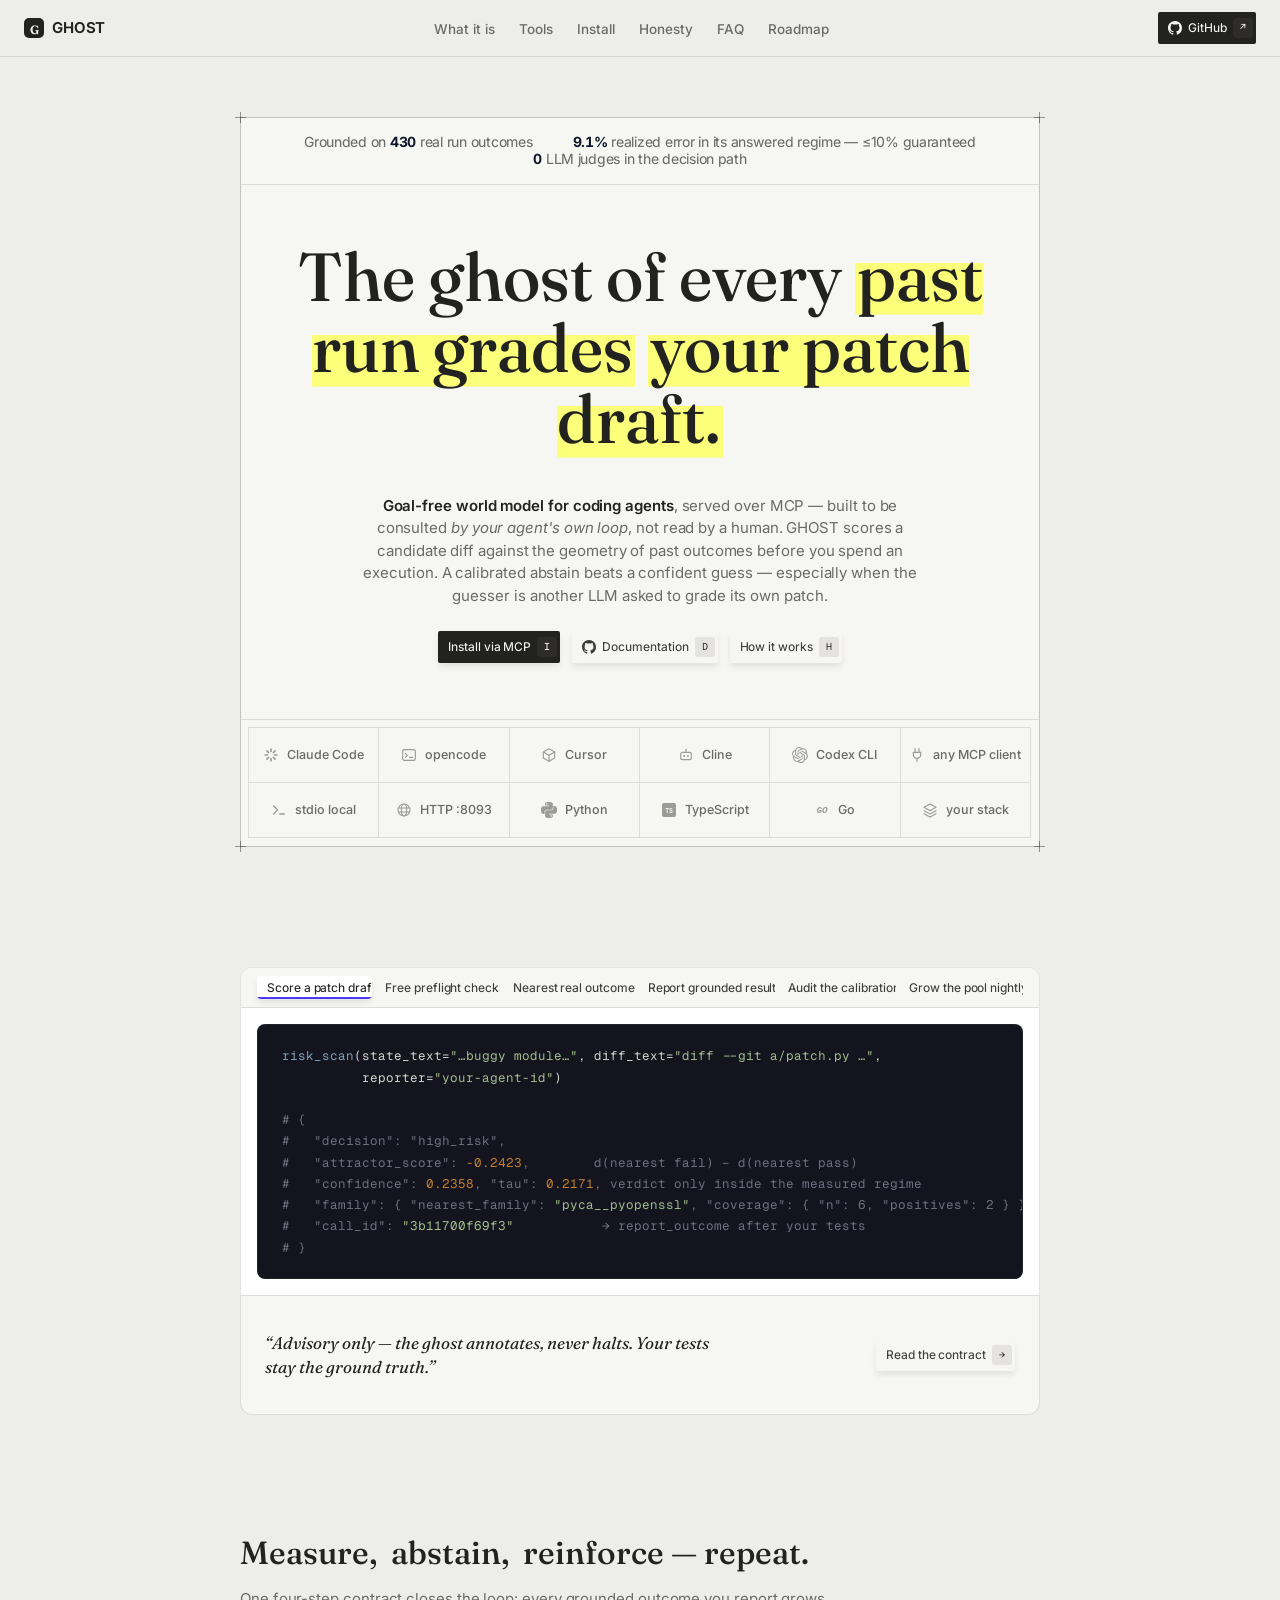
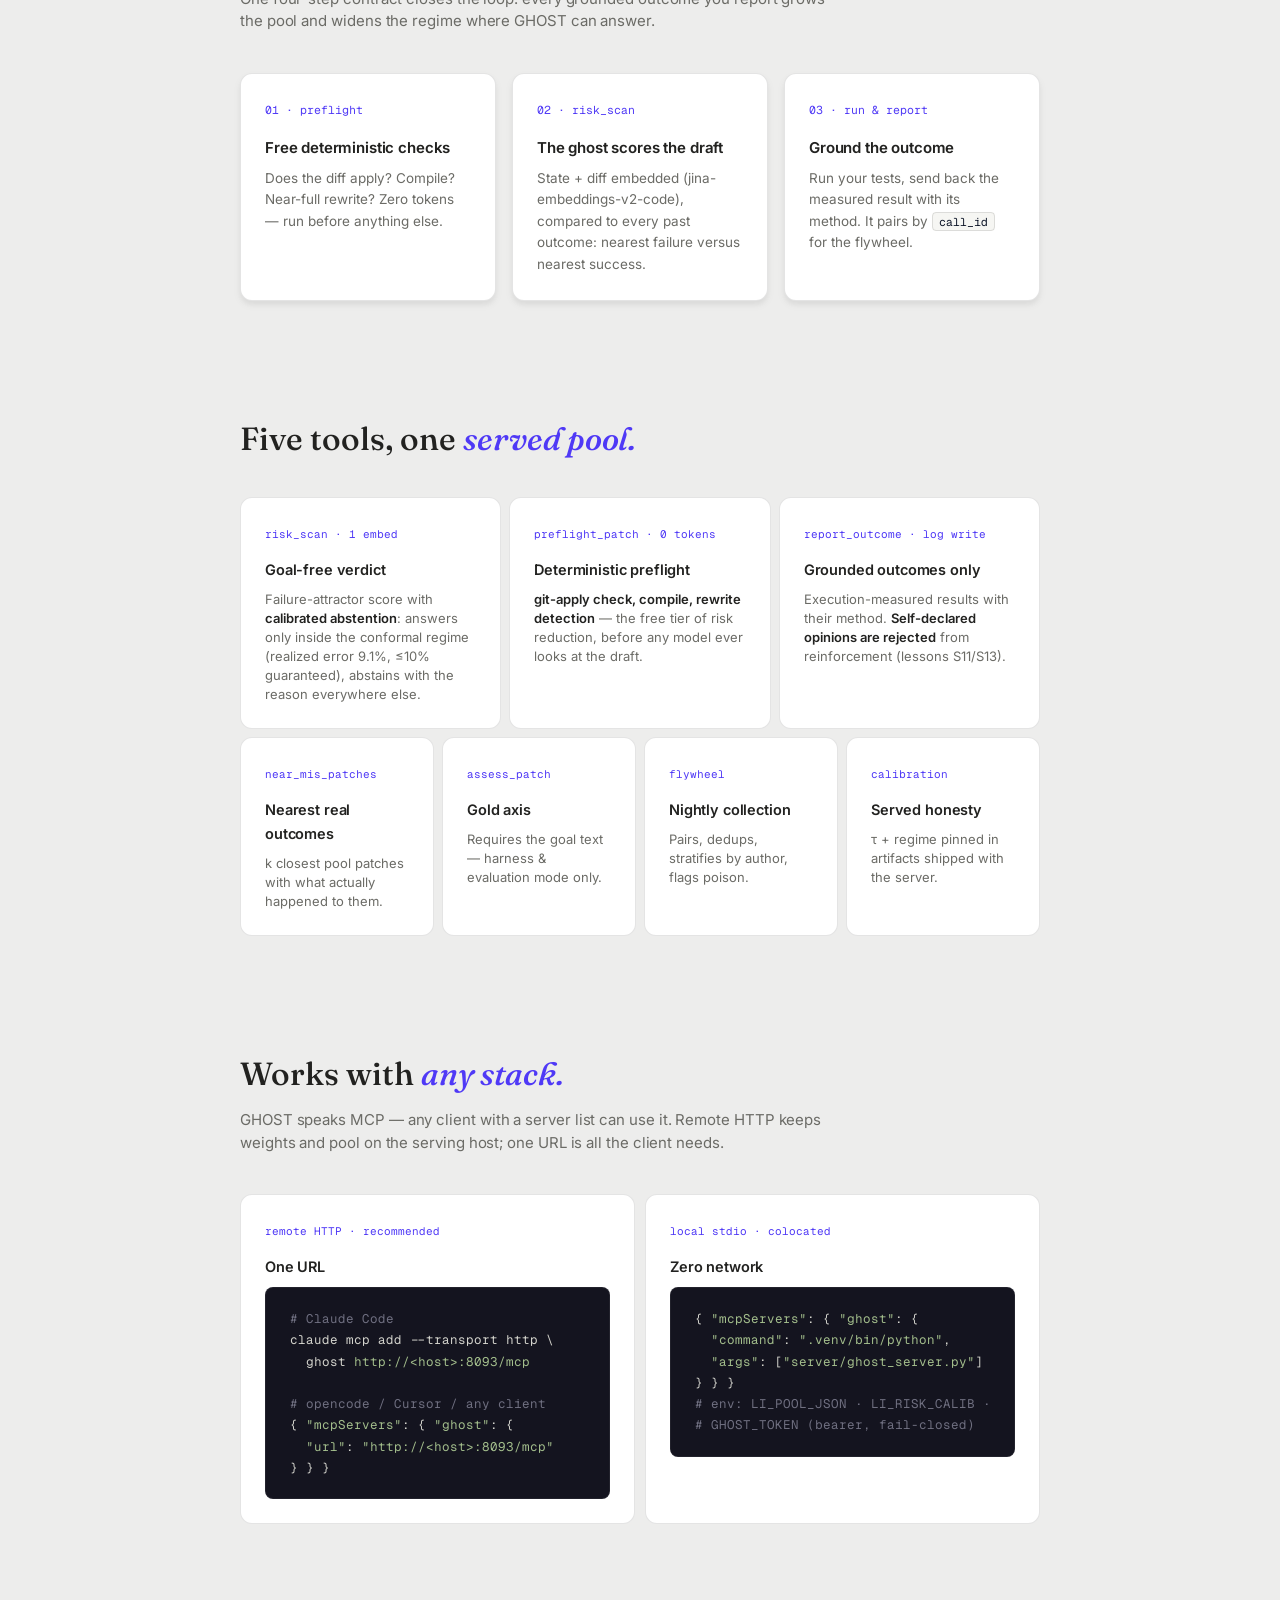
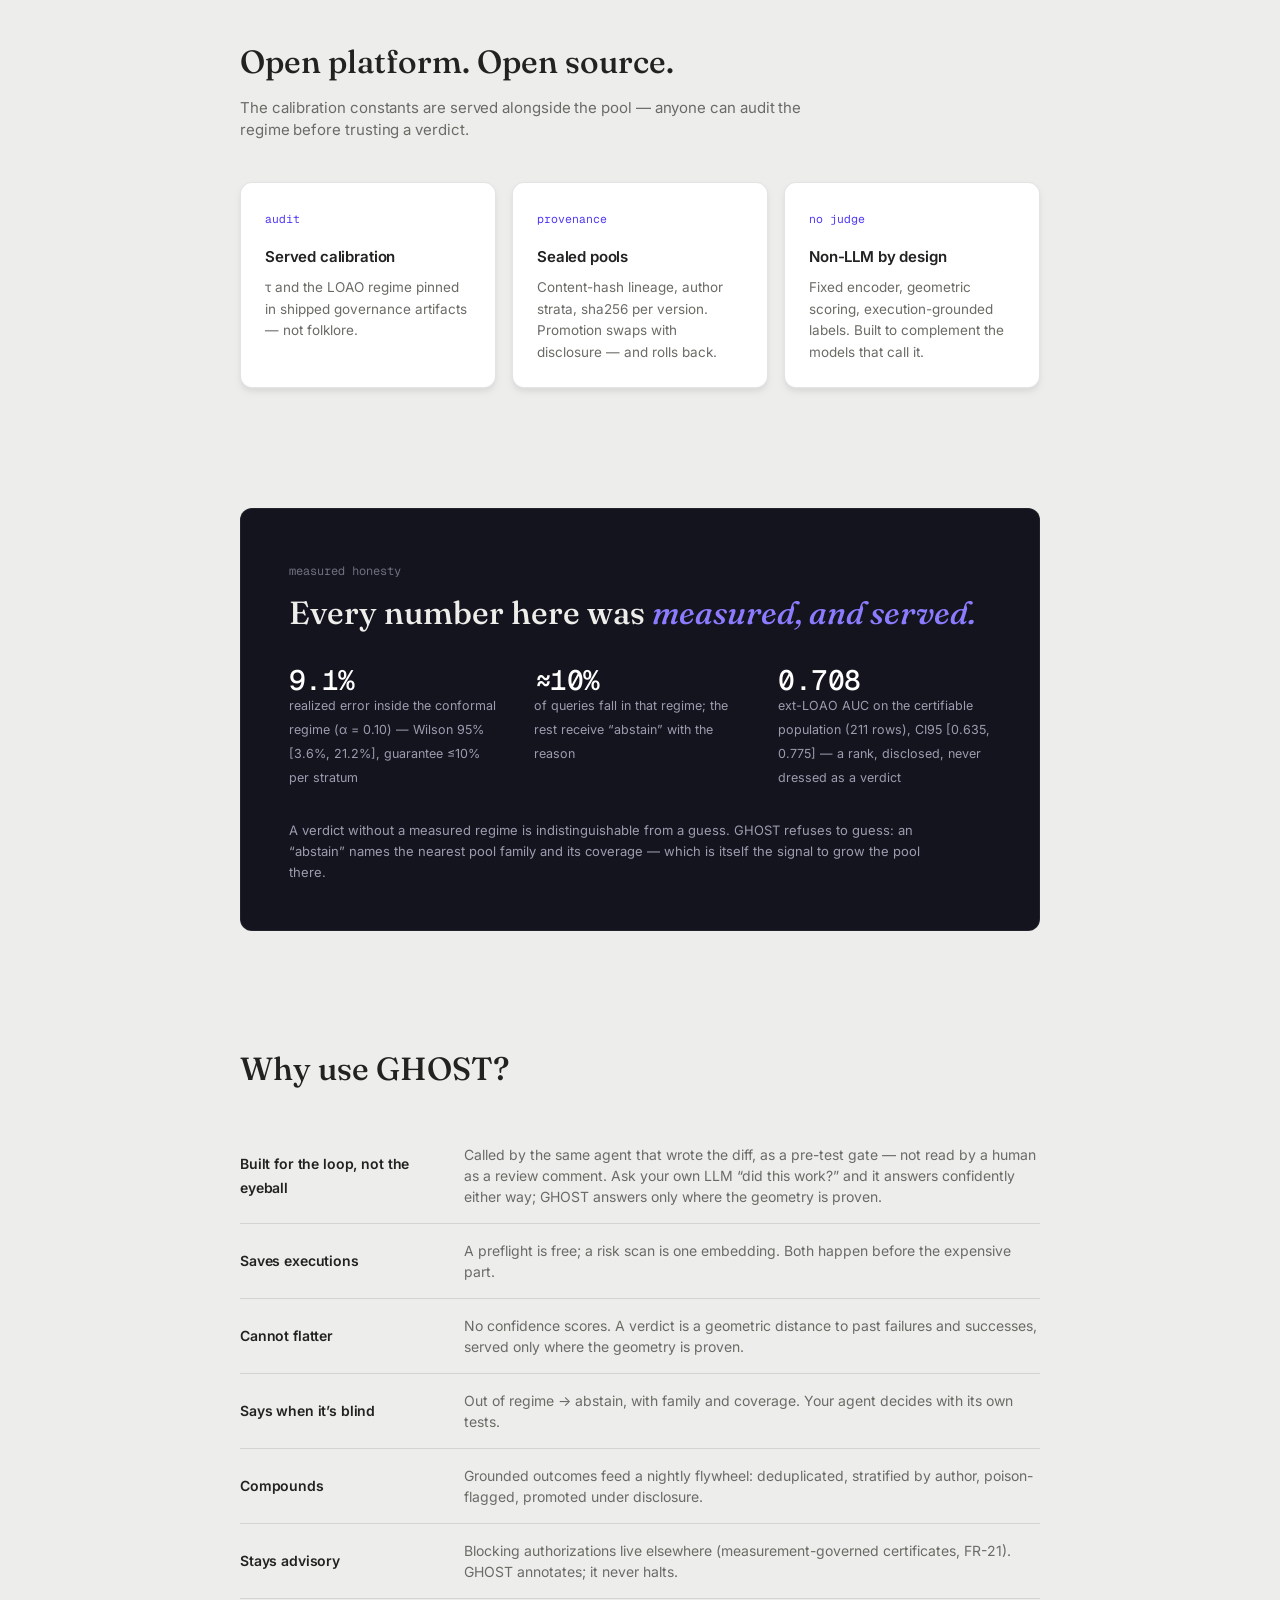
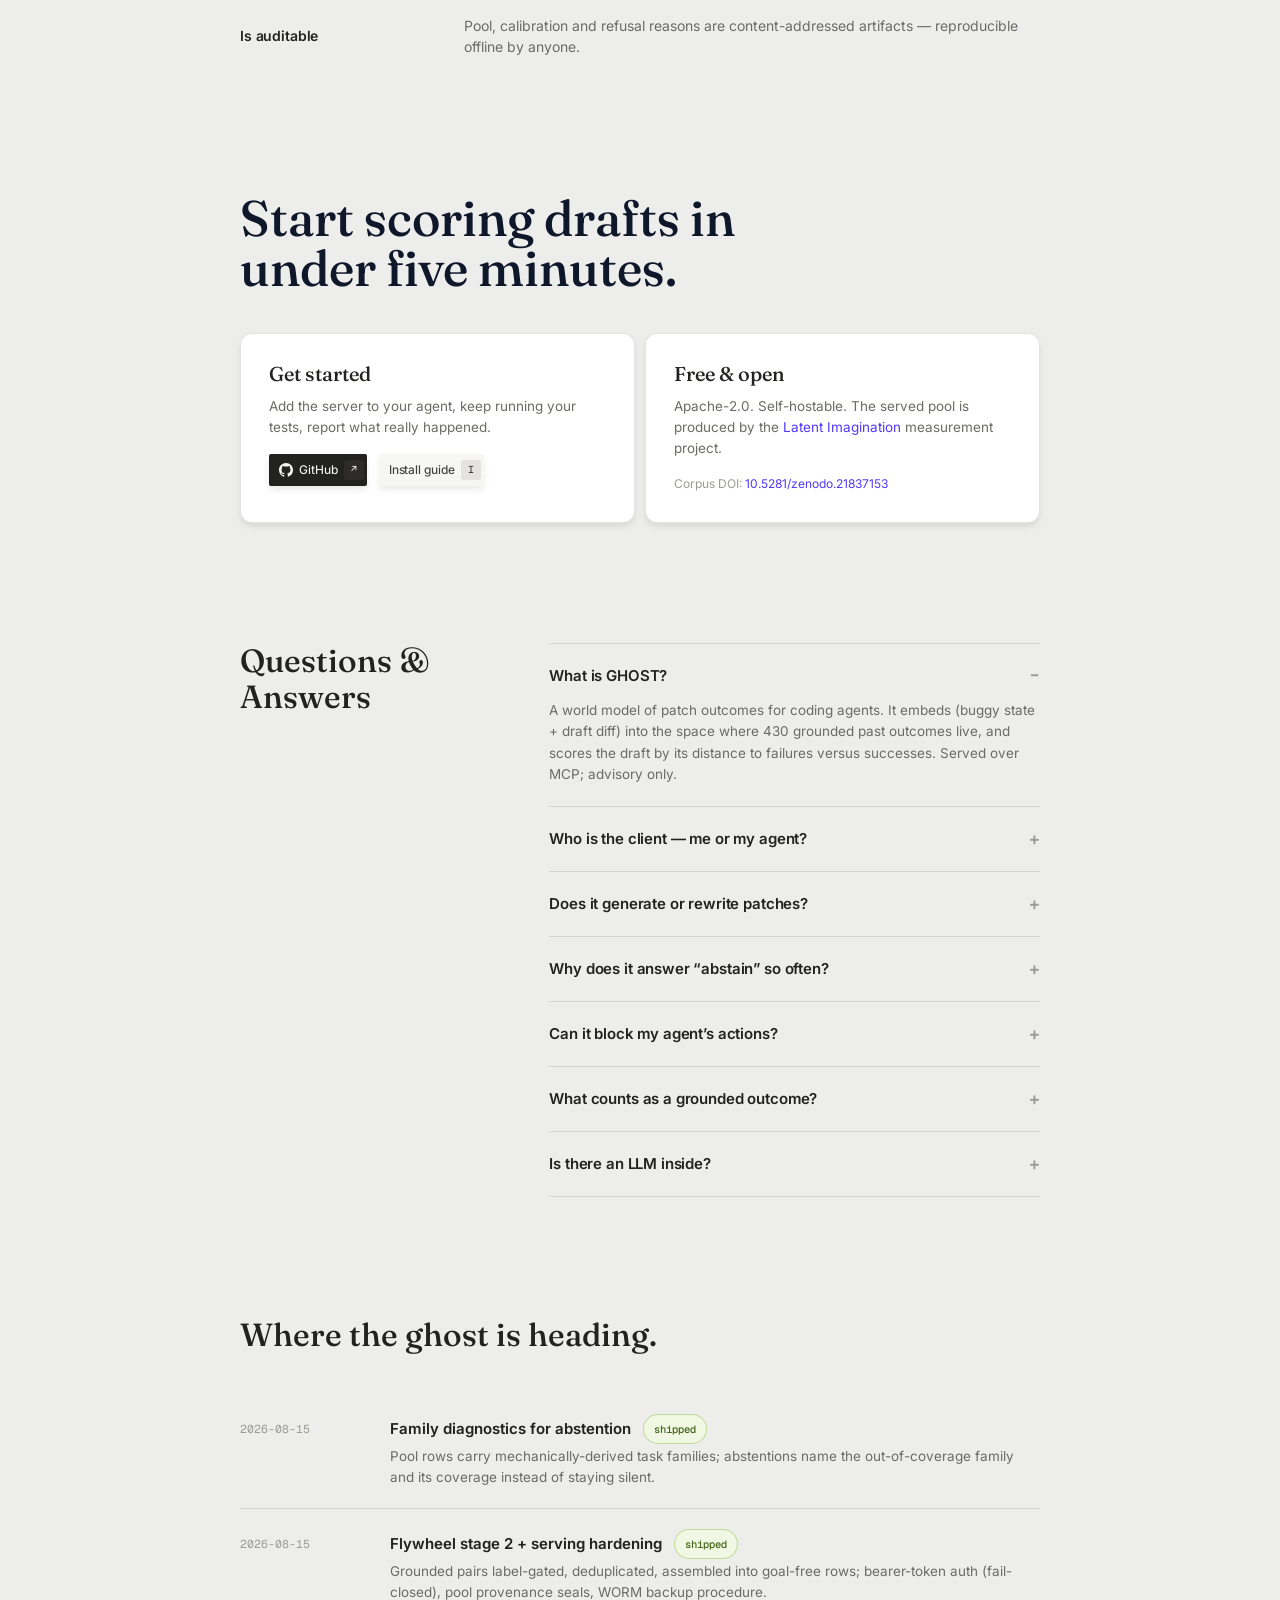
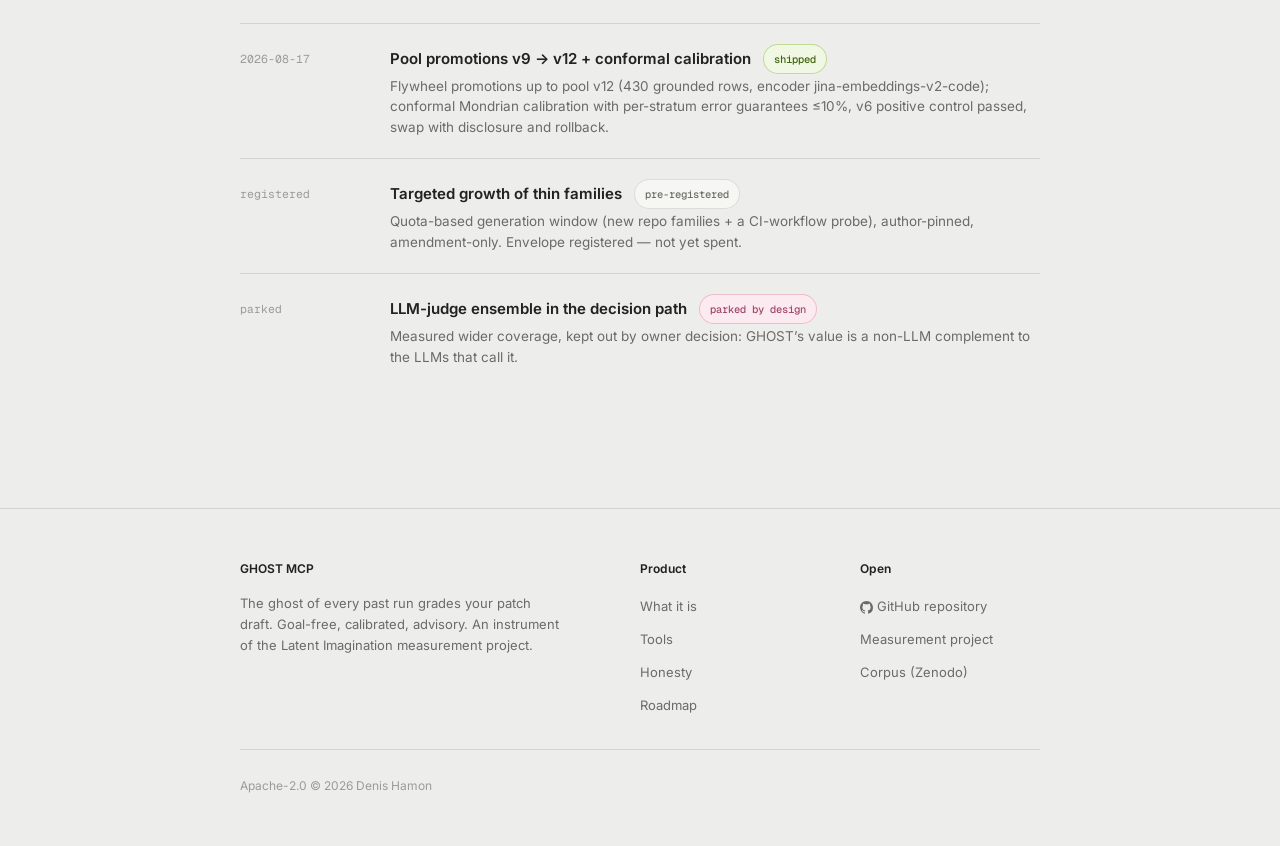
<file: docs/index.html>
<!DOCTYPE html>
<html lang="en">
<head>
  <meta charset="UTF-8" />
  <meta name="viewport" content="width=device-width, initial-scale=1.0" />
  <title>GHOST MCP — the ghost of every past run grades your patch draft</title>
  <meta name="description" content="GHOST is a goal-free world model built to sit inside a coding agent's own loop, served over MCP. It scores a candidate diff before you spend an execution, and abstains — rather than guesses — outside its proven regime." />
  <meta property="og:title" content="GHOST MCP" />
  <meta property="og:description" content="The ghost of every past run grades your patch draft — for your agent's loop, not your eyes. Goal-free, calibrated, advisory." />
  <meta property="og:type" content="website" />
  <link rel="preconnect" href="https://fonts.googleapis.com" />
  <link rel="preconnect" href="https://fonts.gstatic.com" crossorigin />
  <link href="https://fonts.googleapis.com/css2?family=Fraunces:ital,opsz,wght@0,9..144,400;0,9..144,500;1,9..144,500&family=Inter:wght@400;430;450;500;600;700&family=Geist+Mono:wght@400;500&display=swap" rel="stylesheet" />
  <link rel="stylesheet" href="styles.css" />
  <link rel="icon" href="data:image/svg+xml,%3Csvg xmlns='http://www.w3.org/2000/svg' viewBox='0 0 32 32'%3E%3Crect width='32' height='32' rx='8' fill='%23222220'/%3E%3Ctext x='16' y='22' font-size='16' text-anchor='middle' fill='%23f6f6f3' font-family='Georgia'%3EG%3C/text%3E%3C/svg%3E" />
</head>
<body>

  <!-- ICON SPRITE (inline, monochrome via currentColor — vendor marks simplified) -->
  <svg xmlns="http://www.w3.org/2000/svg" style="display:none" aria-hidden="true">
    <symbol id="i-github" viewBox="0 0 16 16">
      <path fill="currentColor" d="M8 0C3.58 0 0 3.58 0 8c0 3.54 2.29 6.53 5.47 7.59.4.07.55-.17.55-.38 0-.19-.01-.82-.01-1.49-2.01.37-2.53-.49-2.69-.94-.09-.23-.48-.94-.82-1.13-.28-.15-.68-.52-.01-.53.63-.01 1.08.58 1.23.82.72 1.21 1.87.87 2.33.66.07-.52.28-.87.51-1.07-1.78-.2-3.64-.89-3.64-3.95 0-.87.31-1.59.82-2.15-.08-.2-.36-1.02.08-2.12 0 0 .67-.21 2.2.82.64-.18 1.32-.27 2-.27s1.36.09 2 .27c1.53-1.04 2.2-.82 2.2-.82.44 1.1.16 1.92.08 2.12.51.56.82 1.27.82 2.15 0 3.07-1.87 3.75-3.65 3.95.29.25.54.73.54 1.48 0 1.07-.01 1.93-.01 2.2 0 .21.15.46.55.38A8.01 8.01 0 0 0 16 8c0-4.42-3.58-8-8-8z"/>
    </symbol>
    <symbol id="i-claude" viewBox="0 0 24 24">
      <g stroke="currentColor" stroke-width="2.4" stroke-linecap="round" fill="none">
        <path d="M12 3.2v3.6"/><path d="M12 17.2v3.6"/><path d="M3.2 12h3.6"/><path d="M17.2 12h3.6"/>
        <path d="M5.9 5.9l2.5 2.5"/><path d="M15.6 15.6l2.5 2.5"/><path d="M18.1 5.9l-2.5 2.5"/><path d="M8.4 15.6l-2.5 2.5"/>
      </g>
    </symbol>
    <symbol id="i-openai" viewBox="0 0 24 24">
      <path fill="currentColor" d="M22.2819 9.8211a5.9847 5.9847 0 0 0-.5157-4.9108 6.0462 6.0462 0 0 0-6.5098-2.9A6.0651 6.0651 0 0 0 4.9807 4.1818a5.9847 5.9847 0 0 0-3.9977 2.9 6.0462 6.0462 0 0 0 .7427 7.0966 5.98 5.98 0 0 0 .511 4.9107 6.051 6.051 0 0 0 6.5146 2.9001A5.9847 5.9847 0 0 0 13.2599 24a6.0557 6.0557 0 0 0 5.7718-4.2058 5.9894 5.9894 0 0 0 3.9977-2.9001 6.0557 6.0557 0 0 0-.7475-7.073zm-9.022 12.6081a4.4755 4.4755 0 0 1-2.8764-1.0408l.1419-.0804 4.7783-2.7582a.7948.7948 0 0 0 .3927-.6813v-6.7369l2.02 1.1686a.071.071 0 0 1 .038.052v5.5826a4.504 4.504 0 0 1-4.4945 4.4944zm-9.6607-4.1254a4.4708 4.4708 0 0 1-.5346-3.0137l.142.0852 4.783 2.7582a.7712.7712 0 0 0 .7806 0l5.8428-3.3685v2.3324a.0804.0804 0 0 1-.0332.0615L9.74 19.9502a4.4992 4.4992 0 0 1-6.1408-1.6464zM2.3408 7.8956a4.485 4.485 0 0 1 2.3655-1.9728V11.6a.7664.7664 0 0 0 .3879.6765l5.8144 3.3543-2.0201 1.1685a.0757.0757 0 0 1-.071 0l-4.8303-2.7865A4.504 4.504 0 0 1 2.3408 7.8956zm16.5963 3.8558L13.1038 8.364 15.1192 7.2a.0757.0757 0 0 1 .071 0l4.8303 2.7913a4.4944 4.4944 0 0 1-.6765 8.1042v-5.6772a.79.79 0 0 0-.407-.667zm2.0107-3.0231l-.142-.0852-4.7735-2.7818a.7759.7759 0 0 0-.7854 0L9.409 9.2297V6.8974a.0662.0662 0 0 1 .0284-.0615l4.8303-2.7866a4.4992 4.4992 0 0 1 6.6802 4.66zM8.3065 12.863l-2.02-1.1638a.0804.0804 0 0 1-.038-.0567V6.0742a4.4992 4.4992 0 0 1 7.3757-3.4537l-.142.0805L8.704 5.459a.7948.7948 0 0 0-.3927.6813zm1.0976-2.3654l2.602-1.4998 2.6069 1.4998v2.9994l-2.5974 1.4997-2.6067-1.4997z"/>
    </symbol>
    <symbol id="i-cursor" viewBox="0 0 24 24">
      <g fill="none" stroke="currentColor" stroke-width="1.7" stroke-linejoin="round">
        <path d="M12 2.5l8.5 4.9v9.2L12 21.5l-8.5-4.9V7.4z"/>
        <path d="M3.5 7.4L12 12.3l8.5-4.9M12 12.3v9.2"/>
      </g>
    </symbol>
    <symbol id="i-cline" viewBox="0 0 24 24">
      <g fill="none" stroke="currentColor" stroke-width="1.7" stroke-linecap="round" stroke-linejoin="round">
        <rect x="4" y="8" width="16" height="11" rx="3"/>
        <path d="M12 8V4.5"/><circle cx="12" cy="3.6" r="1" fill="currentColor" stroke="none"/>
      </g>
      <circle cx="9.2" cy="13.5" r="1.5" fill="currentColor"/>
      <circle cx="14.8" cy="13.5" r="1.5" fill="currentColor"/>
    </symbol>
    <symbol id="i-opencode" viewBox="0 0 24 24">
      <g fill="none" stroke="currentColor" stroke-width="1.7" stroke-linecap="round" stroke-linejoin="round">
        <rect x="2.5" y="4" width="19" height="16" rx="2.5"/>
        <path d="M6.5 9.5l3 3-3 3M12.5 15.5h5"/>
      </g>
    </symbol>
    <symbol id="i-mcp" viewBox="0 0 24 24">
      <g fill="none" stroke="currentColor" stroke-width="1.8" stroke-linecap="round" stroke-linejoin="round">
        <path d="M9 2.5V8M15 2.5V8"/>
        <path d="M6.5 8h11v3.5a5.5 5.5 0 0 1-11 0z"/>
        <path d="M12 17v4.5"/>
      </g>
    </symbol>
    <symbol id="i-stdio" viewBox="0 0 24 24">
      <g fill="none" stroke="currentColor" stroke-width="2" stroke-linecap="round" stroke-linejoin="round">
        <path d="M4 6l6 6-6 6"/><path d="M13 18h7"/>
      </g>
    </symbol>
    <symbol id="i-http" viewBox="0 0 24 24">
      <g fill="none" stroke="currentColor" stroke-width="1.6">
        <circle cx="12" cy="12" r="9"/>
        <ellipse cx="12" cy="12" rx="4" ry="9"/>
        <path d="M3.6 9h16.8M3.6 15h16.8"/>
      </g>
    </symbol>
    <symbol id="i-python" viewBox="0 0 24 24">
      <path fill="currentColor" d="M14.25.18l.9.2.73.26.59.3.45.32.34.34.25.34.16.33.1.3.04.26.02.2-.01.13V8.5l-.05.63-.13.55-.21.46-.26.38-.3.31-.33.25-.35.19-.35.14-.33.1-.3.07-.26.04-.21.02H8.77l-.69.05-.59.14-.5.22-.41.27-.33.32-.27.35-.2.36-.15.37-.1.35-.07.32-.04.27-.02.21v3.06H3.17l-.21-.03-.28-.07-.32-.12-.35-.18-.36-.26-.36-.36-.35-.46-.32-.59-.28-.73-.21-.88-.14-1.05-.05-1.23.06-1.22.16-1.04.24-.87.32-.71.36-.57.4-.44.42-.33.42-.24.4-.16.36-.1.32-.05.24-.01h.16l.06.01h8.16v-.83H6.18l-.01-2.75-.02-.37.05-.34.11-.31.17-.28.25-.26.31-.23.38-.2.44-.18.51-.15.58-.12.64-.1.71-.06.77-.04.84-.02 1.27.05zm-6.3 1.98l-.23.33-.08.41.08.41.23.34.33.22.41.09.41-.09.33-.22.23-.34.08-.41-.08-.41-.23-.33-.33-.22-.41-.09-.41.09zm13.09 3.95l.28.06.32.12.35.18.36.27.36.35.35.47.32.59.28.73.21.88.14 1.04.05 1.23-.06 1.23-.16 1.04-.24.86-.32.71-.36.57-.4.45-.42.33-.42.24-.4.16-.36.09-.32.05-.24.02-.16-.01h-8.22v.82h5.84l.01 2.76.02.36-.05.34-.11.31-.17.29-.25.25-.31.24-.38.2-.44.17-.51.15-.58.13-.64.09-.71.07-.77.04-.84.01-1.27-.04-1.07-.14-.9-.2-.73-.25-.59-.3-.45-.33-.34-.34-.25-.34-.16-.33-.1-.3-.04-.25-.02-.2.01-.13v-5.34l.05-.64.13-.54.21-.46.26-.38.3-.32.33-.24.35-.2.35-.14.33-.1.3-.06.26-.04.21-.02.13-.01h5.84l.69-.05.59-.14.5-.21.41-.28.33-.32.27-.35.2-.36.15-.36.1-.35.07-.32.04-.28.02-.21V6.07h2.09l.14.01zm-6.47 14.25l-.23.33-.08.41.08.41.23.33.33.23.41.08.41-.08.33-.23.23-.33.08-.41-.08-.41-.23-.33-.33-.23-.41-.08-.41.08z"/>
    </symbol>
    <symbol id="i-ts" viewBox="0 0 24 24">
      <rect x="1.5" y="1.5" width="21" height="21" rx="3" fill="currentColor"/>
      <text x="12" y="16.5" text-anchor="middle" font-family="ui-monospace, Menlo, monospace" font-size="9.5" font-weight="700" fill="#f6f6f3">TS</text>
    </symbol>
    <symbol id="i-go" viewBox="0 0 24 24">
      <text x="12" y="17" text-anchor="middle" font-family="ui-monospace, Menlo, monospace" font-size="14" font-weight="700" font-style="italic" fill="currentColor">GO</text>
    </symbol>
    <symbol id="i-stack" viewBox="0 0 24 24">
      <g fill="none" stroke="currentColor" stroke-width="1.7" stroke-linecap="round" stroke-linejoin="round">
        <path d="M12 3l9 5-9 5-9-5z"/>
        <path d="M3 13l9 5 9-5"/>
        <path d="M3 17.5l9 5 9-5"/>
      </g>
    </symbol>
  </svg>

  <!-- NAV -->
  <nav class="nav">
    <div class="nav-inner">
      <a class="brand" href="#top"><span class="mark">G</span> GHOST</a>
      <ul class="nav-links">
        <li><a href="#what">What it is</a></li>
        <li><a href="#tools">Tools</a></li>
        <li><a href="#install">Install</a></li>
        <li><a href="#honesty">Honesty</a></li>
        <li><a href="#faq">FAQ</a></li>
        <li><a href="#roadmap">Roadmap</a></li>
      </ul>
      <a class="btn btn-primary" href="https://github.com/Denis-hamon/Ghost" style="box-shadow:none"><svg class="icon"><use href="#i-github"/></svg> GitHub <span class="kbd">↗</span></a>
    </div>
  </nav>

  <!-- SHELL: left rail · bordered center column · right rail -->
  <div class="shell">

  <!-- LEFT RAIL -->
  <aside class="rail rail-left" aria-label="Project panel">
    <div class="rail-box">
      <h6>Pool stats</h6>
      <div class="statrow"><span>Grounded rows</span><b>430</b></div>
      <div class="statrow"><span>Positives</span><b>205</b></div>
      <div class="statrow"><span>Regime coverage</span><b>≈10%</b></div>
      <div class="statrow"><span>Realized error (α=0.10)</span><b>9.1%</b></div>
      <div class="statrow"><span>τ (conformal)</span><b>0.2171</b></div>
      <div class="statrow"><span>Served pool</span><b>v12</b></div>
    </div>
    <div class="rail-box">
      <h6>Changelog <a href="changelog/">View all</a></h6>
      <div class="cl-item"><a href="changelog/">Pool v12 promoted — conformal Mondrian calibration</a><time>2026-08-17</time></div>
      <div class="cl-item"><a href="changelog/">Site v5 — vendor icons, motion, live tabs</a><time>2026-08-17</time></div>
      <div class="cl-item"><a href="changelog/">Family diagnostics for abstention</a><time>2026-08-15</time></div>
    </div>
    <div class="rail-box">
      <h6>Self-hosting guides <a href="self-hosting/">All</a></h6>
      <ul class="rail-links">
        <li><a href="self-hosting/#http">Remote HTTP (one URL)</a></li>
        <li><a href="self-hosting/#stdio">Local stdio (colocated)</a></li>
        <li><a href="self-hosting/#auth">Bearer token (fail-closed)</a></li>
        <li><a href="self-hosting/#env">Env overrides</a></li>
      </ul>
    </div>
    <div class="rail-box">
      <h6>Reference</h6>
      <ul class="rail-links">
        <li><a href="tools/">Tools reference</a></li>
        <li><a href="calibration/">Served calibration</a></li>
        <li><a href="https://github.com/Denis-hamon/latent-imagination">Measurement project</a></li>
        <li><a href="https://doi.org/10.5281/zenodo.21837153">Corpus (Zenodo)</a></li>
      </ul>
    </div>
  </aside>

  <!-- CENTER COLUMN -->
  <div class="main">
  <div class="hatch hatch-a" aria-hidden="true"></div>
  <div class="hatch hatch-b" aria-hidden="true"></div>

  <!-- HERO -->
  <header class="hero" id="top">
    <div class="container">
      <div class="hero-frame">
        <i class="tick tk-tl"></i><i class="tick tk-tr"></i><i class="tick tk-bl"></i><i class="tick tk-br"></i>
        <div class="usedby rise" style="--d:0s">
          <span>Grounded on <b class="count" data-to="430">430</b> real run outcomes</span>
          <span><b class="count" data-to="9.1">9.1</b><b>%</b> realized error in its answered regime — ≤10% guaranteed</span>
          <span><b>0</b> LLM judges in the decision path</span>
        </div>

        <div class="hero-body">
          <h1 class="rise" style="--d:100ms">The ghost of every
            <span class="hl" style="--d:600ms">past run grades</span>
            <span class="hl" style="--d:850ms">your patch draft.</span></h1>
          <div class="hero-lede rise" style="--d:250ms">
            <p><b>Goal-free world model for coding agents</b>, served over MCP — built to be
            consulted <em>by your agent's own loop</em>, not read by a human. GHOST scores a
            candidate diff against the geometry of past outcomes before you spend an execution.
            A calibrated abstain beats a confident guess — especially when the guesser is
            another LLM asked to grade its own patch.</p>
            <div class="cta-row">
              <a class="btn btn-primary" href="#install">Install via MCP <span class="kbd">I</span></a>
              <a class="btn btn-ghost" href="https://github.com/Denis-hamon/Ghost"><svg class="icon"><use href="#i-github"/></svg> Documentation <span class="kbd">D</span></a>
              <a class="btn btn-ghost" href="#how">How it works <span class="kbd">H</span></a>
            </div>
          </div>
        </div>

        <div class="clientgrid rise" style="--d:450ms">
        <div class="cell"><svg class="icon"><use href="#i-claude"/></svg> Claude Code</div>
        <div class="cell"><svg class="icon"><use href="#i-opencode"/></svg> opencode</div>
        <div class="cell"><svg class="icon"><use href="#i-cursor"/></svg> Cursor</div>
        <div class="cell"><svg class="icon"><use href="#i-cline"/></svg> Cline</div>
        <div class="cell"><svg class="icon"><use href="#i-openai"/></svg> Codex CLI</div>
        <div class="cell"><svg class="icon"><use href="#i-mcp"/></svg> any MCP client</div>
        <div class="cell"><svg class="icon"><use href="#i-stdio"/></svg> stdio local</div>
        <div class="cell"><svg class="icon"><use href="#i-http"/></svg> HTTP :8093</div>
        <div class="cell"><svg class="icon"><use href="#i-python"/></svg> Python</div>
        <div class="cell"><svg class="icon"><use href="#i-ts"/></svg> TypeScript</div>
        <div class="cell"><svg class="icon"><use href="#i-go"/></svg> Go</div>
          <div class="cell"><svg class="icon"><use href="#i-stack"/></svg> your stack</div>
        </div>
      </div>
    </div>
  </header>

  <!-- WHITE PANEL + TABS -->
  <section id="what">
    <div class="container">
      <div class="panel-wrap">
        <div class="panel" style="border-radius:12px 12px 0 0">
          <div class="panel-tabs" role="tablist">
            <button class="on" role="tab" aria-selected="true">Score a patch draft</button>
            <button role="tab" aria-selected="false">Free preflight checks</button>
            <button role="tab" aria-selected="false">Nearest real outcomes</button>
            <button role="tab" aria-selected="false">Report grounded results</button>
            <button role="tab" aria-selected="false">Audit the calibration</button>
            <button role="tab" aria-selected="false">Grow the pool nightly</button>
          </div>
          <div class="panel-media">
            <pre class="code on" style="border-radius:8px;margin:0"><span class="f">risk_scan</span>(state_text=<span class="s">"…buggy module…"</span>, diff_text=<span class="s">"diff --git a/patch.py …"</span>,
          reporter=<span class="s">"your-agent-id"</span>)

<span class="c"># {</span>
<span class="c">#   "decision": "high_risk",</span>
<span class="c">#   "attractor_score": <span class="n">-0.2423</span>,        d(nearest fail) − d(nearest pass)</span>
<span class="c">#   "confidence": <span class="n">0.2358</span>, "tau": <span class="n">0.2171</span>, verdict only inside the measured regime</span>
<span class="c">#   "family": { "nearest_family": <span class="s">"pyca__pyopenssl"</span>, "coverage": { "n": 6, "positives": 2 } },</span>
<span class="c">#   "call_id": <span class="s">"3b11700f69f3"</span>           → report_outcome after your tests</span>
<span class="c"># }</span></pre>
            <pre class="code" style="border-radius:8px;margin:0"><span class="f">preflight_patch</span>(repo_path=<span class="s">"."</span>, diff_text=<span class="s">"diff --git a/mod.py …"</span>)

<span class="c"># {</span>
<span class="c">#   "ok": <span class="n">true</span>,</span>
<span class="c">#   "checks": { "apply": <span class="n">true</span>, "compile": { "mod.py": <span class="n">true</span> } },</span>
<span class="c">#   "call_id": <span class="s">"9c41d2e07b2a"</span></span>
<span class="c"># }</span>
<span class="c"># git-apply --check · py_compile of the result · reverse-apply after.</span>
<span class="c"># Deterministic. Zero LLM tokens — run before anything else.</span></pre>
            <pre class="code" style="border-radius:8px;margin:0"><span class="f">near_mis_patches</span>(state_text=<span class="s">"…buggy module…"</span>, diff_text=<span class="s">"…"</span>, k=<span class="n">3</span>)

<span class="c"># { "nearest": [</span>
<span class="c">#     { "task": "pyca__pyopenssl-…", "arm": "on",  "y": <span class="n">1</span>, "sim": <span class="n">0.87</span> },   passed</span>
<span class="c">#     { "task": "sqlfluff__sqlfluff-…", "arm": "off", "y": <span class="n">0</span>, "sim": <span class="n">0.81</span> },  failed</span>
<span class="c">#     …one distinct task per neighbour…</span>
<span class="c"># ] }</span>
<span class="c"># What actually happened to the k closest past patches — evidence, not vibes.</span></pre>
            <pre class="code" style="border-radius:8px;margin:0"><span class="f">report_outcome</span>(call_id=<span class="s">"3b11700f69f3"</span>, passed=<span class="n">True</span>,
               reporter=<span class="s">"your-agent-id"</span>, grounded_by=<span class="s">"pytest-f2p"</span>)

<span class="c"># "enregistré"</span>
<span class="c"># Grounded outcomes only: tests-run, ci, human.</span>
<span class="c"># Self-declared model opinions are rejected from reinforcement (lessons S11/S13).</span></pre>
            <pre class="code" style="border-radius:8px;margin:0"><span class="c">$</span> cat artifacts/risk-scan-v8-calibration.json

<span class="c"># { "pool": "latent-pool-v8.json", "n": <span class="n">207</span>, "positifs": <span class="n">73</span>,</span>
<span class="c">#   "thr_pool": <span class="n">-0.0066</span>, "tau_10pct": <span class="n">0.1392</span>,</span>
<span class="c">#   "predict_regime": { "coverage": <span class="n">0.10</span>, "n": <span class="n">21</span>,</span>
<span class="c">#     "acc_measured_LOAO": <span class="n">0.952</span>, "wilson95": [<span class="n">0.773</span>, <span class="n">0.992</span>] } }</span>
<span class="c"># shipped v8 artifact — the served v12 conformal calibration: /calibration/</span></pre>
            <pre class="code" style="border-radius:8px;margin:0"><span class="c"># nightly, on the serving host</span>
outcomes.jsonl ─→ pair by call_id ─→ dedup ─→ stratify by author
               ─→ flag poison ─→ assemble goal-free rows

<span class="c"># Promotion swaps the served pool WITH disclosure — and rolls back.</span>
<span class="c"># Every grounded outcome you report widens the regime where GHOST can answer.</span></pre>
          </div>
        </div>
        <div class="underbar">
          <q>Advisory only — the ghost annotates, never halts. Your tests stay the ground truth.</q>
          <a class="btn btn-ghost" href="https://github.com/Denis-hamon/Ghost#the-4-step-contract">Read the contract <span class="kbd">→</span></a>
        </div>
      </div>
    </div>
  </section>

  <!-- HOW IT WORKS -->
  <section id="how">
    <div class="container">
      <div class="section-head">
        <h2>Measure,&nbsp; abstain,&nbsp; reinforce — repeat.</h2>
        <p>One four-step contract closes the loop: every grounded outcome you report grows the pool
        and widens the regime where GHOST can answer.</p>
      </div>
      <div class="cards">
        <div class="card">
          <span class="glyph">01 · preflight</span>
          <h3>Free deterministic checks</h3>
          <p>Does the diff apply? Compile? Near-full rewrite? Zero tokens — run before anything else.</p>
        </div>
        <div class="card">
          <span class="glyph">02 · risk_scan</span>
          <h3>The ghost scores the draft</h3>
          <p>State + diff embedded (jina-embeddings-v2-code), compared to every past outcome:
          nearest failure versus nearest success.</p>
        </div>
        <div class="card">
          <span class="glyph">03 · run &amp; report</span>
          <h3>Ground the outcome</h3>
          <p>Run your tests, send back the measured result with its method. It pairs by
          <code class="inline">call_id</code> for the flywheel.</p>
        </div>
      </div>
    </div>
  </section>

  <!-- TOOLS MOSAIC -->
  <section id="tools">
    <div class="container">
      <div class="section-head">
        <h2>Five tools, one <em class="em" style="color:var(--accent)">served pool.</em></h2>
      </div>
      <div class="mosaic mosaic-3">
        <div class="tile">
          <span class="glyph">risk_scan · 1 embed</span>
          <h3>Goal-free verdict</h3>
          <p>Failure-attractor score with <b>calibrated abstention</b>: answers only inside the
          conformal regime (realized error 9.1%, ≤10% guaranteed), abstains with the reason
          everywhere else.</p>
        </div>
        <div class="tile">
          <span class="glyph">preflight_patch · 0 tokens</span>
          <h3>Deterministic preflight</h3>
          <p><b>git-apply check, compile, rewrite detection</b> — the free tier of risk reduction,
          before any model ever looks at the draft.</p>
        </div>
        <div class="tile">
          <span class="glyph">report_outcome · log write</span>
          <h3>Grounded outcomes only</h3>
          <p>Execution-measured results with their method. <b>Self-declared opinions are rejected</b>
          from reinforcement (lessons S11/S13).</p>
        </div>
      </div>
      <div class="mosaic mosaic-4">
        <div class="tile">
          <span class="glyph">near_mis_patches</span>
          <h3>Nearest real outcomes</h3>
          <p>k closest pool patches with what actually happened to them.</p>
        </div>
        <div class="tile">
          <span class="glyph">assess_patch</span>
          <h3>Gold axis</h3>
          <p>Requires the goal text — harness &amp; evaluation mode only.</p>
        </div>
        <div class="tile">
          <span class="glyph">flywheel</span>
          <h3>Nightly collection</h3>
          <p>Pairs, dedups, stratifies by author, flags poison.</p>
        </div>
        <div class="tile">
          <span class="glyph">calibration</span>
          <h3>Served honesty</h3>
          <p>τ + regime pinned in artifacts shipped with the server.</p>
        </div>
      </div>
    </div>
  </section>

  <!-- INSTALL -->
  <section id="install">
    <div class="container">
      <div class="section-head">
        <h2>Works with <em class="em" style="color:var(--accent)">any stack.</em></h2>
        <p>GHOST speaks MCP — any client with a server list can use it. Remote HTTP keeps weights
        and pool on the serving host; one URL is all the client needs.</p>
      </div>
      <div class="grid2">
        <div class="tile">
          <span class="glyph">remote HTTP · recommended</span>
          <h3>One URL</h3>
          <pre class="code on"><span class="c"># Claude Code</span>
claude mcp add --transport http \
  ghost <span class="s">http://&lt;host&gt;:8093/mcp</span>

<span class="c"># opencode / Cursor / any client</span>
{ <span class="s">"mcpServers"</span>: { <span class="s">"ghost"</span>: {
  <span class="s">"url"</span>: <span class="s">"http://&lt;host&gt;:8093/mcp"</span>
} } }</pre>
        </div>
        <div class="tile">
          <span class="glyph">local stdio · colocated</span>
          <h3>Zero network</h3>
          <pre class="code on">{ <span class="s">"mcpServers"</span>: { <span class="s">"ghost"</span>: {
  <span class="s">"command"</span>: <span class="s">".venv/bin/python"</span>,
  <span class="s">"args"</span>: [<span class="s">"server/ghost_server.py"</span>]
} } }
<span class="c"># env: LI_POOL_JSON · LI_RISK_CALIB ·
# GHOST_TOKEN (bearer, fail-closed)</span></pre>
        </div>
      </div>
    </div>
  </section>

  <!-- OPEN -->
  <section id="open">
    <div class="container">
      <div class="section-head">
        <h2>Open platform. Open source.</h2>
        <p>The calibration constants are served alongside the pool — anyone can audit the regime
        before trusting a verdict.</p>
      </div>
      <div class="cards">
        <div class="card"><span class="glyph">audit</span><h3>Served calibration</h3><p>τ and the LOAO regime pinned in shipped governance artifacts — not folklore.</p></div>
        <div class="card"><span class="glyph">provenance</span><h3>Sealed pools</h3><p>Content-hash lineage, author strata, sha256 per version. Promotion swaps with disclosure — and rolls back.</p></div>
        <div class="card"><span class="glyph">no judge</span><h3>Non-LLM by design</h3><p>Fixed encoder, geometric scoring, execution-grounded labels. Built to complement the models that call it.</p></div>
      </div>
    </div>
  </section>

  <!-- HONESTY BAND -->
  <section id="honesty">
    <div class="container">
      <div class="honesty">
        <span class="kicker">measured honesty</span>
        <h2>Every number here was <em style="color:#8b7bff">measured, and served.</em></h2>
        <div class="honesty-grid">
          <div><b><span class="count" data-to="9.1">9.1</span>%</b><span>realized error inside the conformal regime (α = 0.10) — Wilson 95% [3.6%, 21.2%], guarantee ≤10% per stratum</span></div>
          <div><b>≈<span class="count" data-to="10">10</span>%</b><span>of queries fall in that regime; the rest receive “abstain” with the reason</span></div>
          <div><b>0.708</b><span>ext-LOAO AUC on the certifiable population (211 rows), CI95 [0.635, 0.775] — a rank, disclosed, never dressed as a verdict</span></div>
        </div>
        <p class="note">A verdict without a measured regime is indistinguishable from a guess. GHOST
        refuses to guess: an “abstain” names the nearest pool family and its coverage — which is
        itself the signal to grow the pool there.</p>
      </div>
    </div>
  </section>

  <!-- WHY -->
  <section id="why">
    <div class="container">
      <div class="section-head">
        <h2>Why use GHOST?</h2>
      </div>
      <ul class="why">
        <li><b>Built for the loop, not the eyeball</b><span>Called by the same agent that wrote the diff, as a pre-test gate — not read by a human as a review comment. Ask your own LLM “did this work?” and it answers confidently either way; GHOST answers only where the geometry is proven.</span></li>
        <li><b>Saves executions</b><span>A preflight is free; a risk scan is one embedding. Both happen before the expensive part.</span></li>
        <li><b>Cannot flatter</b><span>No confidence scores. A verdict is a geometric distance to past failures and successes, served only where the geometry is proven.</span></li>
        <li><b>Says when it’s blind</b><span>Out of regime → abstain, with family and coverage. Your agent decides with its own tests.</span></li>
        <li><b>Compounds</b><span>Grounded outcomes feed a nightly flywheel: deduplicated, stratified by author, poison-flagged, promoted under disclosure.</span></li>
        <li><b>Stays advisory</b><span>Blocking authorizations live elsewhere (measurement-governed certificates, FR-21). GHOST annotates; it never halts.</span></li>
        <li><b>Is auditable</b><span>Pool, calibration and refusal reasons are content-addressed artifacts — reproducible offline by anyone.</span></li>
      </ul>
    </div>
  </section>

  <!-- CTA -->
  <section id="start">
    <div class="container">
      <h2 class="cta-h">Start scoring drafts in under five minutes.</h2>
      <div class="cta-card">
        <div>
          <h3>Get started</h3>
          <p>Add the server to your agent, keep running your tests, report what really happened.</p>
          <div class="cta-row" style="justify-content:flex-start">
            <a class="btn btn-primary" href="https://github.com/Denis-hamon/Ghost"><svg class="icon"><use href="#i-github"/></svg> GitHub <span class="kbd">↗</span></a>
            <a class="btn btn-ghost" href="#install">Install guide <span class="kbd">I</span></a>
          </div>
        </div>
        <div>
          <h3>Free &amp; open</h3>
          <p>Apache-2.0. Self-hostable. The served pool is produced by the
          <a href="https://github.com/Denis-hamon/latent-imagination">Latent Imagination</a>
          measurement project.</p>
          <p class="fine">Corpus DOI: <a href="https://doi.org/10.5281/zenodo.21837153">10.5281/zenodo.21837153</a></p>
        </div>
      </div>
    </div>
  </section>

  <!-- FAQ -->
  <section id="faq">
    <div class="container">
      <div class="faq">
        <div class="faq-side"><h2>Questions &amp; Answers</h2></div>
        <div>
          <details class="faq-item" open>
            <summary>What is GHOST?</summary>
            <p class="a">A world model of patch outcomes for coding agents. It embeds (buggy state +
            draft diff) into the space where 430 grounded past outcomes live, and scores the draft
            by its distance to failures versus successes. Served over MCP; advisory only.</p>
          </details>
          <details class="faq-item">
            <summary>Who is the client — me or my agent?</summary>
            <p class="a">Your agent. GHOST is an MCP tool call wired into an agent's own loop —
            a signal for “keep iterating or run the real test now,” consumed before a decision is
            made. It is not written to be read as a code-review comment.</p>
          </details>
          <details class="faq-item">
            <summary>Does it generate or rewrite patches?</summary>
            <p class="a">No. GHOST never generates code — it measures. Generation stays with your
            agent, which is exactly why the measurement complements it instead of competing.</p>
          </details>
          <details class="faq-item">
            <summary>Why does it answer “abstain” so often?</summary>
            <p class="a">The error guarantee (≤10% per stratum, conformal) only holds on ~10% of the
            query space today. Outside it, any answer would be a guess. Abstention names the nearest
            pool family and its coverage — the flywheel exists to close that gap.</p>
          </details>
          <details class="faq-item">
            <summary>Can it block my agent’s actions?</summary>
            <p class="a">Not this service. GHOST is advisory by construction. Blocking lives in
            separate measurement-governed machinery (FR-21) requiring certified precision strictly
            above an economic bar — a regime no instrument has crossed yet.</p>
          </details>
          <details class="faq-item">
            <summary>What counts as a grounded outcome?</summary>
            <p class="a">An outcome measured by execution — a test-suite verdict, a CI result, a
            human-verified run. Outcomes without a measurement method are rejected from
            reinforcement.</p>
          </details>
          <details class="faq-item">
            <summary>Is there an LLM inside?</summary>
            <p class="a">Not in the decision path. Fixed encoder, geometric scoring,
            execution-grounded labels. A judge-ensemble variant was measured and deliberately
            parked (owner decision, 2026-08).</p>
          </details>
        </div>
      </div>
    </div>
  </section>

  <!-- ROADMAP -->
  <section id="roadmap">
    <div class="container">
      <div class="section-head">
        <h2>Where the ghost is heading.</h2>
      </div>
      <div>
        <div class="road"><div class="when">2026-08-15</div><div>
          <h4>Family diagnostics for abstention <span class="chip chip-done">shipped</span></h4>
          <p>Pool rows carry mechanically-derived task families; abstentions name the out-of-coverage family and its coverage instead of staying silent.</p>
        </div></div>
        <div class="road"><div class="when">2026-08-15</div><div>
          <h4>Flywheel stage 2 + serving hardening <span class="chip chip-done">shipped</span></h4>
          <p>Grounded pairs label-gated, deduplicated, assembled into goal-free rows; bearer-token auth (fail-closed), pool provenance seals, WORM backup procedure.</p>
        </div></div>
        <div class="road"><div class="when">2026-08-17</div><div>
          <h4>Pool promotions v9 → v12 + conformal calibration <span class="chip chip-done">shipped</span></h4>
          <p>Flywheel promotions up to pool v12 (430 grounded rows, encoder jina-embeddings-v2-code); conformal Mondrian calibration with per-stratum error guarantees ≤10%, v6 positive control passed, swap with disclosure and rollback.</p>
        </div></div>
        <div class="road"><div class="when">registered</div><div>
          <h4>Targeted growth of thin families <span class="chip chip-later">pre-registered</span></h4>
          <p>Quota-based generation window (new repo families + a CI-workflow probe), author-pinned, amendment-only. Envelope registered — not yet spent.</p>
        </div></div>
        <div class="road"><div class="when">parked</div><div>
          <h4>LLM-judge ensemble in the decision path <span class="chip chip-parked">parked by design</span></h4>
          <p>Measured wider coverage, kept out by owner decision: GHOST’s value is a non-LLM complement to the LLMs that call it.</p>
        </div></div>
      </div>
    </div>
  </section>

  <!-- FOOTER -->
  <footer>
    <div class="container">
      <div class="foot-grid">
        <div>
          <h5>GHOST MCP</h5>
          <p class="about">The ghost of every past run grades your patch draft. Goal-free, calibrated,
          advisory. An instrument of the Latent Imagination measurement project.</p>
        </div>
        <div>
          <h5>Product</h5>
          <ul>
            <li><a href="#what">What it is</a></li>
            <li><a href="#tools">Tools</a></li>
            <li><a href="#honesty">Honesty</a></li>
            <li><a href="#roadmap">Roadmap</a></li>
          </ul>
        </div>
        <div>
          <h5>Open</h5>
          <ul>
            <li><a href="https://github.com/Denis-hamon/Ghost"><svg class="icon" style="width:13px;height:13px"><use href="#i-github"/></svg> GitHub repository</a></li>
            <li><a href="https://github.com/Denis-hamon/latent-imagination">Measurement project</a></li>
            <li><a href="https://doi.org/10.5281/zenodo.21837153">Corpus (Zenodo)</a></li>
          </ul>
        </div>
      </div>
      <div class="foot-fine">
        <span>Apache-2.0 © 2026 Denis Hamon</span>
      </div>
    </div>
  </footer>

  </div><!-- /.main -->

  <!-- RIGHT RAIL -->
  <aside class="rail rail-right" aria-label="On this page">
    <div class="rail-box toc-box">
      <h6>On this page</h6>
      <ul class="toc">
        <li><a href="#top">Overview</a></li>
        <li><a href="#what">What it is</a></li>
        <li><a href="#how">How it works</a></li>
        <li><a href="#tools">Tools</a></li>
        <li><a href="#install">Install</a></li>
        <li><a href="#open">Open platform</a></li>
        <li><a href="#honesty">Honesty</a></li>
        <li><a href="#why">Why GHOST?</a></li>
        <li><a href="#start">Get started</a></li>
        <li><a href="#faq">FAQ</a></li>
        <li><a href="#roadmap">Roadmap</a></li>
      </ul>
    </div>
    <div class="rail-box rail-bottom">
      <a href="https://github.com/Denis-hamon/Ghost" aria-label="GitHub"><svg class="icon" style="width:18px;height:18px"><use href="#i-github"/></svg></a>
      <a class="btn btn-primary" href="#install">Install <span class="kbd">I</span></a>
    </div>
  </aside>

  </div><!-- /.shell -->

  <script src="site.js" defer></script>

</body>
</html>
</file>
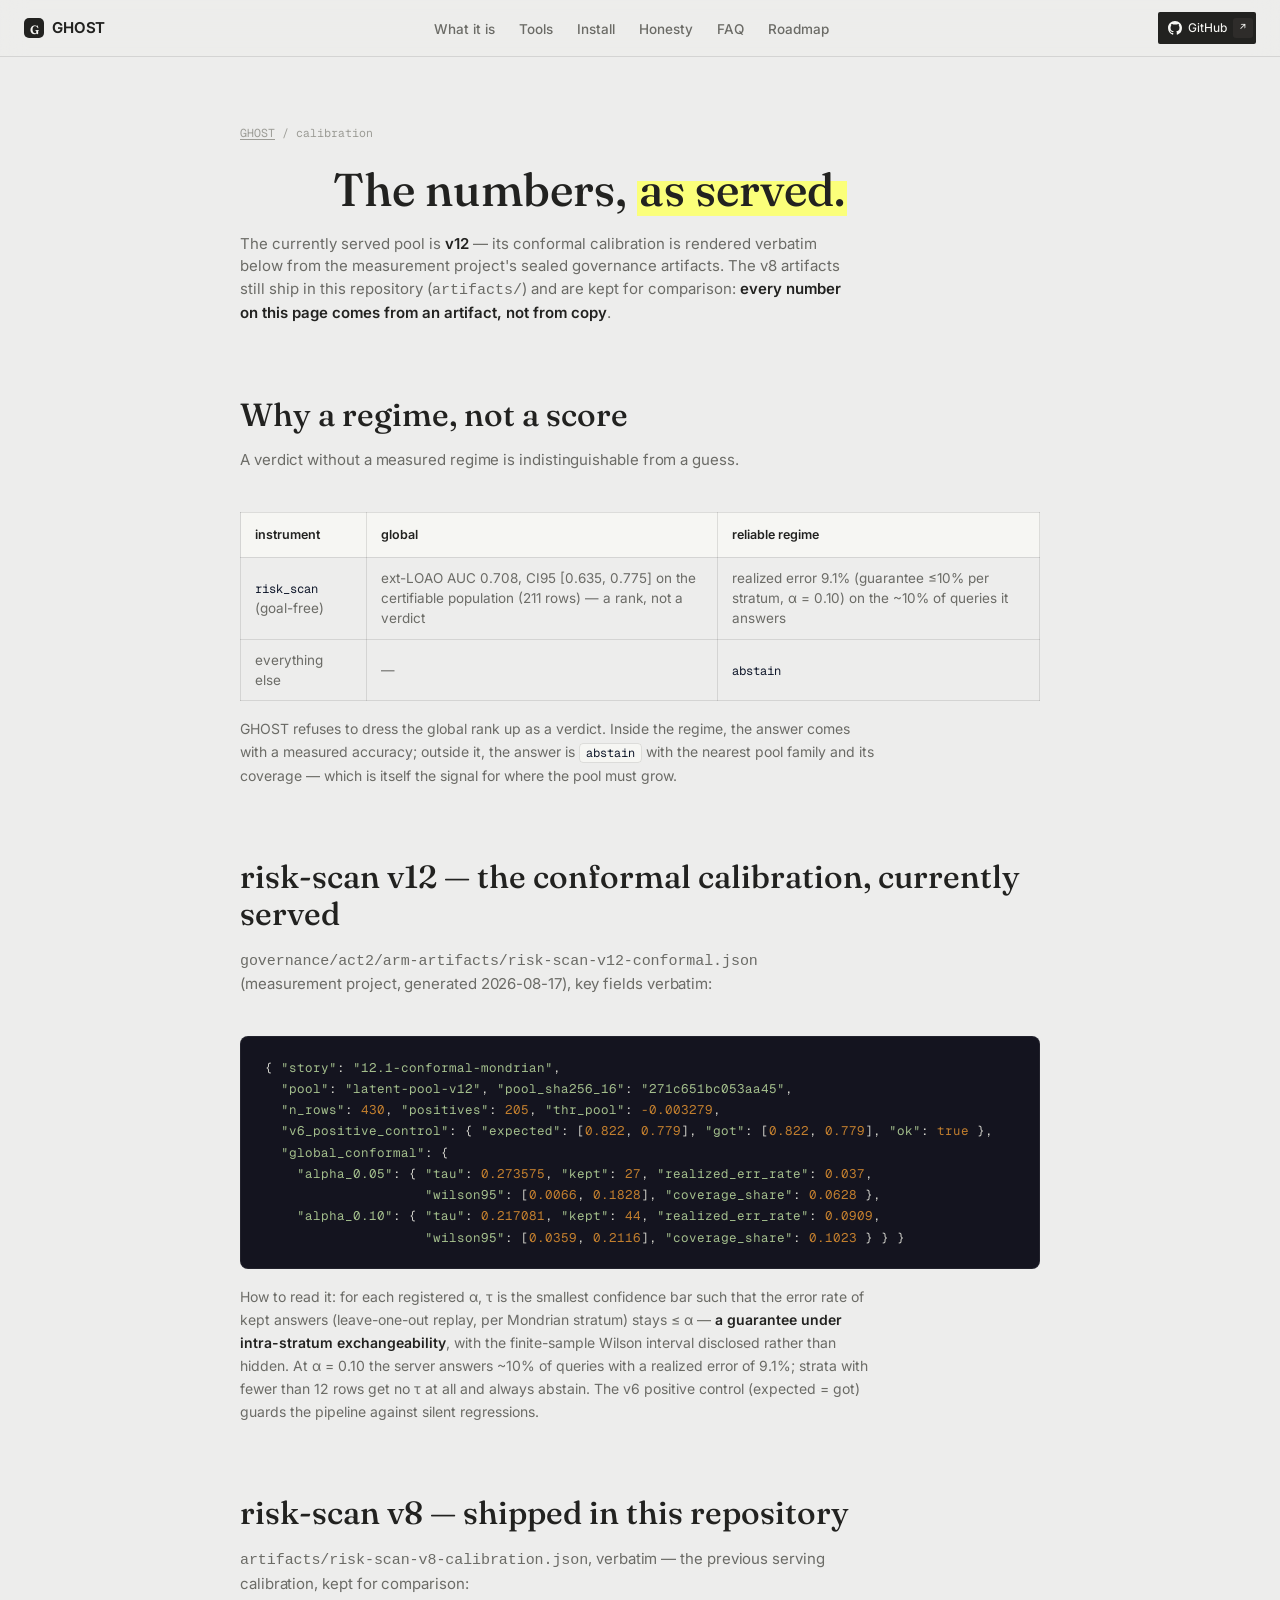
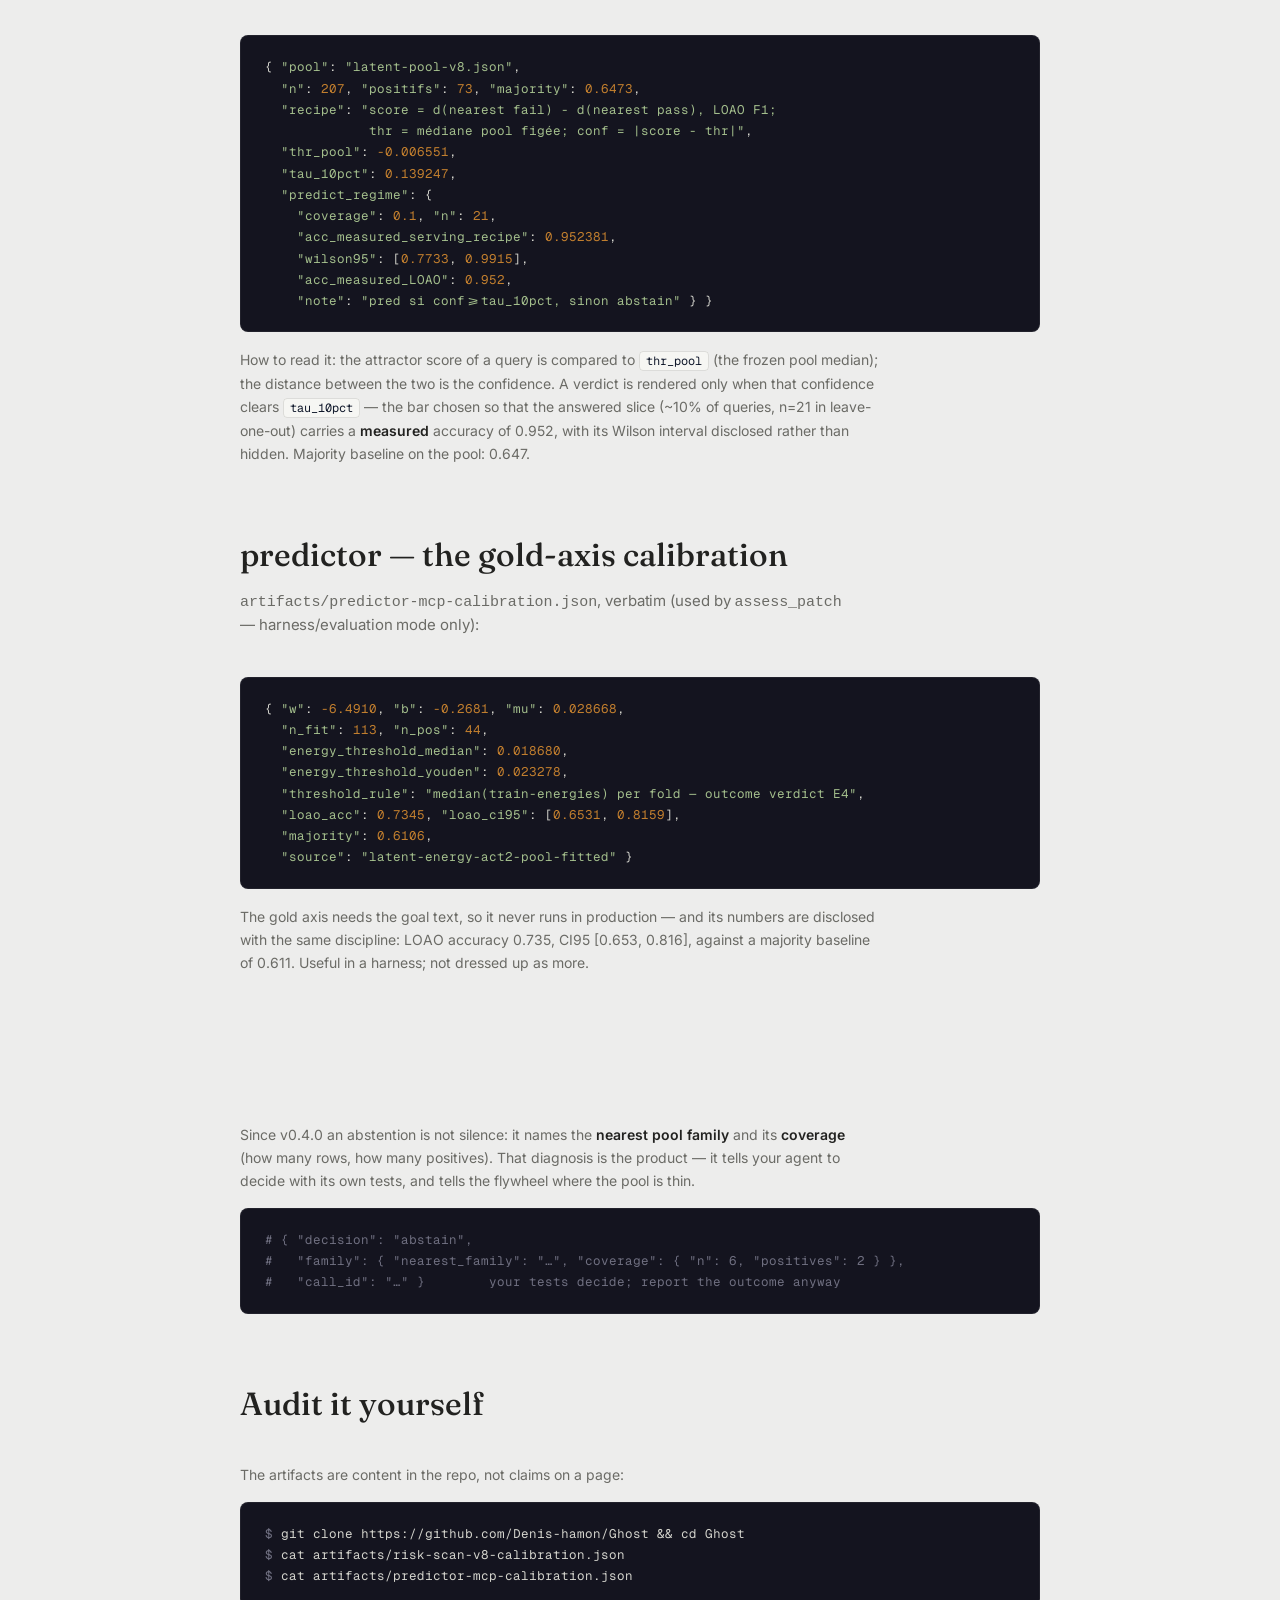
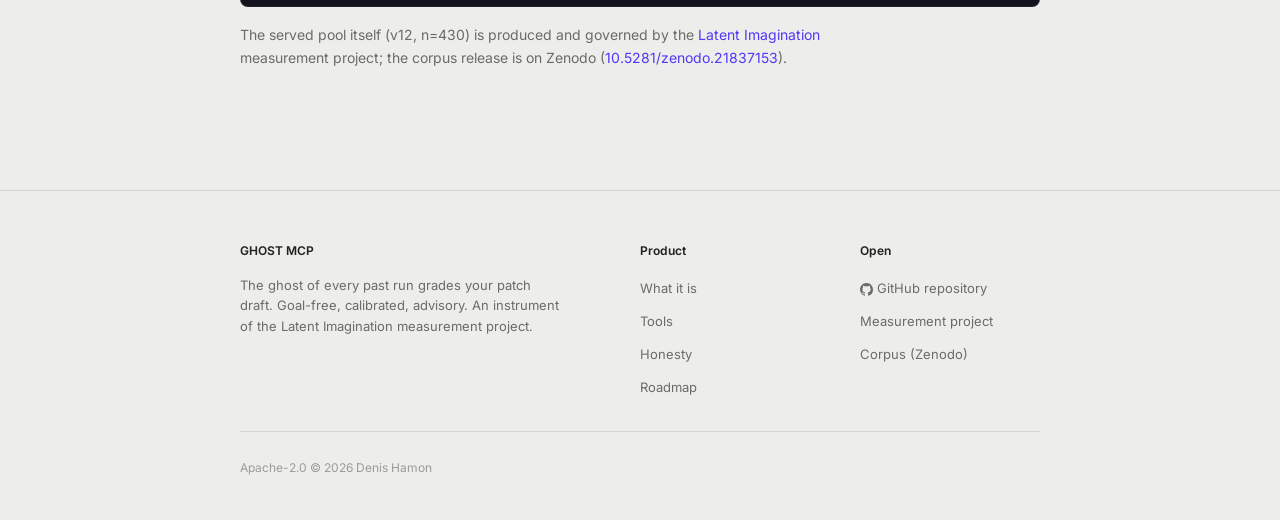
<file: docs/calibration/index.html>
<!DOCTYPE html>
<html lang="en">
<head>
  <meta charset="UTF-8" />
  <meta name="viewport" content="width=device-width, initial-scale=1.0" />
  <title>Served calibration — GHOST MCP</title>
  <meta name="description" content="The two calibration artifacts GHOST ships and serves — risk-scan v8 regime and gold-axis predictor — rendered verbatim with how to read them." />
  <link rel="preconnect" href="https://fonts.googleapis.com" />
  <link rel="preconnect" href="https://fonts.gstatic.com" crossorigin />
  <link href="https://fonts.googleapis.com/css2?family=Fraunces:ital,opsz,wght@0,9..144,400;0,9..144,500;1,9..144,500&family=Inter:wght@400;430;450;500;600;700&family=Geist+Mono:wght@400;500&display=swap" rel="stylesheet" />
  <link rel="stylesheet" href="../styles.css" />
  <link rel="icon" href="data:image/svg+xml,%3Csvg xmlns='http://www.w3.org/2000/svg' viewBox='0 0 32 32'%3E%3Crect width='32' height='32' rx='8' fill='%23222220'/%3E%3Ctext x='16' y='22' font-size='16' text-anchor='middle' fill='%23f6f6f3' font-family='Georgia'%3EG%3C/text%3E%3C/svg%3E" />
</head>
<body class="sub">

  <svg xmlns="http://www.w3.org/2000/svg" style="display:none" aria-hidden="true">
    <symbol id="i-github" viewBox="0 0 16 16">
      <path fill="currentColor" d="M8 0C3.58 0 0 3.58 0 8c0 3.54 2.29 6.53 5.47 7.59.4.07.55-.17.55-.38 0-.19-.01-.82-.01-1.49-2.01.37-2.53-.49-2.69-.94-.09-.23-.48-.94-.82-1.13-.28-.15-.68-.52-.01-.53.63-.01 1.08.58 1.23.82.72 1.21 1.87.87 2.33.66.07-.52.28-.87.51-1.07-1.78-.2-3.64-.89-3.64-3.95 0-.87.31-1.59.82-2.15-.08-.2-.36-1.02.08-2.12 0 0 .67-.21 2.2.82.64-.18 1.32-.27 2-.27s1.36.09 2 .27c1.53-1.04 2.2-.82 2.2-.82.44 1.1.16 1.92.08 2.12.51.56.82 1.27.82 2.15 0 3.07-1.87 3.75-3.65 3.95.29.25.54.73.54 1.48 0 1.07-.01 1.93-.01 2.2 0 .21.15.46.55.38A8.01 8.01 0 0 0 16 8c0-4.42-3.58-8-8-8z"/>
    </symbol>
  </svg>

  <nav class="nav">
    <div class="nav-inner">
      <a class="brand" href="../"><span class="mark">G</span> GHOST</a>
      <ul class="nav-links">
        <li><a href="../#what">What it is</a></li>
        <li><a href="../#tools">Tools</a></li>
        <li><a href="../#install">Install</a></li>
        <li><a href="../#honesty">Honesty</a></li>
        <li><a href="../#faq">FAQ</a></li>
        <li><a href="../#roadmap">Roadmap</a></li>
      </ul>
      <a class="btn btn-primary" href="https://github.com/Denis-hamon/Ghost" style="box-shadow:none"><svg class="icon"><use href="#i-github"/></svg> GitHub <span class="kbd">↗</span></a>
    </div>
  </nav>

  <div class="shell">

  <aside class="rail rail-left" aria-label="Project panel">
    <div class="rail-box">
      <h6>Pool stats</h6>
      <div class="statrow"><span>Grounded rows</span><b>430</b></div>
      <div class="statrow"><span>Positives</span><b>205</b></div>
      <div class="statrow"><span>Regime coverage</span><b>≈10%</b></div>
      <div class="statrow"><span>Realized error (α=0.10)</span><b>9.1%</b></div>
      <div class="statrow"><span>τ (conformal)</span><b>0.2171</b></div>
      <div class="statrow"><span>Served pool</span><b>v12</b></div>
    </div>
    <div class="rail-box">
      <h6>Changelog <a href="../changelog/">View all</a></h6>
      <div class="cl-item"><a href="../changelog/">Pool v12 promoted — conformal Mondrian calibration</a><time>2026-08-17</time></div>
      <div class="cl-item"><a href="../changelog/">Site v5 — vendor icons, motion, live tabs</a><time>2026-08-17</time></div>
      <div class="cl-item"><a href="../changelog/">Family diagnostics for abstention</a><time>2026-08-15</time></div>
    </div>
    <div class="rail-box">
      <h6>Self-hosting guides <a href="../self-hosting/">All</a></h6>
      <ul class="rail-links">
        <li><a href="../self-hosting/#http">Remote HTTP (one URL)</a></li>
        <li><a href="../self-hosting/#stdio">Local stdio (colocated)</a></li>
        <li><a href="../self-hosting/#auth">Bearer token (fail-closed)</a></li>
        <li><a href="../self-hosting/#env">Env overrides</a></li>
      </ul>
    </div>
    <div class="rail-box">
      <h6>Reference</h6>
      <ul class="rail-links">
        <li><a href="../tools/">Tools reference</a></li>
        <li><a href="../calibration/">Served calibration</a></li>
        <li><a href="https://github.com/Denis-hamon/latent-imagination">Measurement project</a></li>
        <li><a href="https://doi.org/10.5281/zenodo.21837153">Corpus (Zenodo)</a></li>
      </ul>
    </div>
  </aside>

  <div class="main">

  <div class="container">
    <div class="page-head" id="top">
      <span class="crumb"><a href="../">GHOST</a> / calibration</span>
      <h1 class="page-title">The numbers, <span class="hl">as served.</span></h1>
      <p class="page-lede">The currently served pool is <b>v12</b> — its conformal calibration is
      rendered verbatim below from the measurement project's sealed governance artifacts. The v8
      artifacts still ship in this repository (<code>artifacts/</code>) and are kept for
      comparison: <b>every number on this page comes from an artifact, not from copy</b>.</p>
    </div>

    <section id="why">
      <div class="section-head">
        <h2>Why a regime, not a score</h2>
        <p>A verdict without a measured regime is indistinguishable from a guess.</p>
      </div>
      <table class="honesty-table">
        <tr><th>instrument</th><th>global</th><th>reliable regime</th></tr>
        <tr><td><code>risk_scan</code> (goal-free)</td><td>ext-LOAO AUC 0.708, CI95 [0.635, 0.775] on the certifiable population (211 rows) — a rank, not a verdict</td>
            <td>realized error 9.1% (guarantee ≤10% per stratum, α = 0.10) on the ~10% of queries it answers</td></tr>
        <tr><td>everything else</td><td>—</td><td><code>abstain</code></td></tr>
      </table>
      <p class="prose" style="margin-top:16px">GHOST refuses to dress the global rank up as a
      verdict. Inside the regime, the answer comes with a measured accuracy; outside it, the answer
      is <code>abstain</code> with the nearest pool family and its coverage — which is itself the
      signal for where the pool must grow.</p>
    </section>

    <section id="v12">
      <div class="section-head">
        <h2>risk-scan v12 — the conformal calibration, currently served</h2>
        <p><code>governance/act2/arm-artifacts/risk-scan-v12-conformal.json</code>
        (measurement project, generated 2026-08-17), key fields verbatim:</p>
      </div>
      <pre class="code">{ <span class="s">"story"</span>: <span class="s">"12.1-conformal-mondrian"</span>,
  <span class="s">"pool"</span>: <span class="s">"latent-pool-v12"</span>, <span class="s">"pool_sha256_16"</span>: <span class="s">"271c651bc053aa45"</span>,
  <span class="s">"n_rows"</span>: <span class="n">430</span>, <span class="s">"positives"</span>: <span class="n">205</span>, <span class="s">"thr_pool"</span>: <span class="n">-0.003279</span>,
  <span class="s">"v6_positive_control"</span>: { <span class="s">"expected"</span>: [<span class="n">0.822</span>, <span class="n">0.779</span>], <span class="s">"got"</span>: [<span class="n">0.822</span>, <span class="n">0.779</span>], <span class="s">"ok"</span>: <span class="n">true</span> },
  <span class="s">"global_conformal"</span>: {
    <span class="s">"alpha_0.05"</span>: { <span class="s">"tau"</span>: <span class="n">0.273575</span>, <span class="s">"kept"</span>: <span class="n">27</span>, <span class="s">"realized_err_rate"</span>: <span class="n">0.037</span>,
                    <span class="s">"wilson95"</span>: [<span class="n">0.0066</span>, <span class="n">0.1828</span>], <span class="s">"coverage_share"</span>: <span class="n">0.0628</span> },
    <span class="s">"alpha_0.10"</span>: { <span class="s">"tau"</span>: <span class="n">0.217081</span>, <span class="s">"kept"</span>: <span class="n">44</span>, <span class="s">"realized_err_rate"</span>: <span class="n">0.0909</span>,
                    <span class="s">"wilson95"</span>: [<span class="n">0.0359</span>, <span class="n">0.2116</span>], <span class="s">"coverage_share"</span>: <span class="n">0.1023</span> } } }</pre>
      <p class="prose" style="margin-top:16px">How to read it: for each registered α, τ is the
      smallest confidence bar such that the error rate of kept answers (leave-one-out replay,
      per Mondrian stratum) stays ≤ α — <b>a guarantee under intra-stratum exchangeability</b>,
      with the finite-sample Wilson interval disclosed rather than hidden. At α = 0.10 the server
      answers ~10% of queries with a realized error of 9.1%; strata with fewer than 12 rows get no
      τ at all and always abstain. The v6 positive control (expected = got) guards the pipeline
      against silent regressions.</p>
    </section>

    <section id="riskscan">
      <div class="section-head">
        <h2>risk-scan v8 — shipped in this repository</h2>
        <p><code>artifacts/risk-scan-v8-calibration.json</code>, verbatim — the previous
        serving calibration, kept for comparison:</p>
      </div>
      <pre class="code">{ <span class="s">"pool"</span>: <span class="s">"latent-pool-v8.json"</span>,
  <span class="s">"n"</span>: <span class="n">207</span>, <span class="s">"positifs"</span>: <span class="n">73</span>, <span class="s">"majority"</span>: <span class="n">0.6473</span>,
  <span class="s">"recipe"</span>: <span class="s">"score = d(nearest fail) - d(nearest pass), LOAO F1;
             thr = médiane pool figée; conf = |score - thr|"</span>,
  <span class="s">"thr_pool"</span>: <span class="n">-0.006551</span>,
  <span class="s">"tau_10pct"</span>: <span class="n">0.139247</span>,
  <span class="s">"predict_regime"</span>: {
    <span class="s">"coverage"</span>: <span class="n">0.1</span>, <span class="s">"n"</span>: <span class="n">21</span>,
    <span class="s">"acc_measured_serving_recipe"</span>: <span class="n">0.952381</span>,
    <span class="s">"wilson95"</span>: [<span class="n">0.7733</span>, <span class="n">0.9915</span>],
    <span class="s">"acc_measured_LOAO"</span>: <span class="n">0.952</span>,
    <span class="s">"note"</span>: <span class="s">"pred si conf&gt;=tau_10pct, sinon abstain"</span> } }</pre>
      <p class="prose" style="margin-top:16px">How to read it: the attractor score of a query is
      compared to <code>thr_pool</code> (the frozen pool median); the distance between the two is
      the confidence. A verdict is rendered only when that confidence clears
      <code>tau_10pct</code> — the bar chosen so that the answered slice (~10% of queries, n=21 in
      leave-one-out) carries a <b>measured</b> accuracy of 0.952, with its Wilson interval
      disclosed rather than hidden. Majority baseline on the pool: 0.647.</p>
    </section>

    <section id="predictor">
      <div class="section-head">
        <h2>predictor — the gold-axis calibration</h2>
        <p><code>artifacts/predictor-mcp-calibration.json</code>, verbatim
        (used by <code>assess_patch</code> — harness/evaluation mode only):</p>
      </div>
      <pre class="code">{ <span class="s">"w"</span>: <span class="n">-6.4910</span>, <span class="s">"b"</span>: <span class="n">-0.2681</span>, <span class="s">"mu"</span>: <span class="n">0.028668</span>,
  <span class="s">"n_fit"</span>: <span class="n">113</span>, <span class="s">"n_pos"</span>: <span class="n">44</span>,
  <span class="s">"energy_threshold_median"</span>: <span class="n">0.018680</span>,
  <span class="s">"energy_threshold_youden"</span>: <span class="n">0.023278</span>,
  <span class="s">"threshold_rule"</span>: <span class="s">"median(train-energies) per fold — outcome verdict E4"</span>,
  <span class="s">"loao_acc"</span>: <span class="n">0.7345</span>, <span class="s">"loao_ci95"</span>: [<span class="n">0.6531</span>, <span class="n">0.8159</span>],
  <span class="s">"majority"</span>: <span class="n">0.6106</span>,
  <span class="s">"source"</span>: <span class="s">"latent-energy-act2-pool-fitted"</span> }</pre>
      <p class="prose" style="margin-top:16px">The gold axis needs the goal text, so it never runs
      in production — and its numbers are disclosed with the same discipline: LOAO accuracy 0.735,
      CI95 [0.653, 0.816], against a majority baseline of 0.611. Useful in a harness; not dressed
      up as more.</p>
    </section>

    <section id="abstain">
      <div class="section-head"><h2>Reading an abstain</h2></div>
      <p class="prose">Since v0.4.0 an abstention is not silence: it names the <b>nearest pool
      family</b> and its <b>coverage</b> (how many rows, how many positives). That diagnosis is the
      product — it tells your agent to decide with its own tests, and tells the flywheel where the
      pool is thin.</p>
      <pre class="code"><span class="c"># { "decision": "abstain",</span>
<span class="c">#   "family": { "nearest_family": "…", "coverage": { "n": 6, "positives": 2 } },</span>
<span class="c">#   "call_id": "…" }        your tests decide; report the outcome anyway</span></pre>
    </section>

    <section id="audit">
      <div class="section-head"><h2>Audit it yourself</h2></div>
      <p class="prose">The artifacts are content in the repo, not claims on a page:</p>
      <pre class="code"><span class="c">$</span> git clone https://github.com/Denis-hamon/Ghost &amp;&amp; cd Ghost
<span class="c">$</span> cat artifacts/risk-scan-v8-calibration.json
<span class="c">$</span> cat artifacts/predictor-mcp-calibration.json</pre>
      <p class="prose" style="margin-top:16px">The served pool itself (v12, n=430) is produced and
      governed by the <a href="https://github.com/Denis-hamon/latent-imagination">Latent
      Imagination</a> measurement project; the corpus release is on Zenodo
      (<a href="https://doi.org/10.5281/zenodo.21837153">10.5281/zenodo.21837153</a>).</p>
    </section>
  </div>

  <footer>
    <div class="container">
      <div class="foot-grid">
        <div>
          <h5>GHOST MCP</h5>
          <p class="about">The ghost of every past run grades your patch draft. Goal-free, calibrated,
          advisory. An instrument of the Latent Imagination measurement project.</p>
        </div>
        <div>
          <h5>Product</h5>
          <ul>
            <li><a href="../#what">What it is</a></li>
            <li><a href="../#tools">Tools</a></li>
            <li><a href="../#honesty">Honesty</a></li>
            <li><a href="../#roadmap">Roadmap</a></li>
          </ul>
        </div>
        <div>
          <h5>Open</h5>
          <ul>
            <li><a href="https://github.com/Denis-hamon/Ghost"><svg class="icon" style="width:13px;height:13px"><use href="#i-github"/></svg> GitHub repository</a></li>
            <li><a href="https://github.com/Denis-hamon/latent-imagination">Measurement project</a></li>
            <li><a href="https://doi.org/10.5281/zenodo.21837153">Corpus (Zenodo)</a></li>
          </ul>
        </div>
      </div>
      <div class="foot-fine">
        <span>Apache-2.0 © 2026 Denis Hamon</span>
      </div>
    </div>
  </footer>

  </div><!-- /.main -->

  <aside class="rail rail-right" aria-label="On this page">
    <div class="rail-box toc-box">
      <h6>On this page</h6>
      <ul class="toc">
        <li><a href="#top">Overview</a></li>
        <li><a href="#why">Why a regime</a></li>
        <li><a href="#v12">risk-scan v12 (served)</a></li>
        <li><a href="#riskscan">risk-scan v8 (shipped)</a></li>
        <li><a href="#predictor">Gold-axis predictor</a></li>
        <li><a href="#abstain">Reading an abstain</a></li>
        <li><a href="#audit">Audit it yourself</a></li>
      </ul>
    </div>
    <div class="rail-box rail-bottom">
      <a href="https://github.com/Denis-hamon/Ghost" aria-label="GitHub"><svg class="icon" style="width:18px;height:18px"><use href="#i-github"/></svg></a>
      <a class="btn btn-primary" href="../#install">Install <span class="kbd">I</span></a>
    </div>
  </aside>

  </div><!-- /.shell -->

  <script src="../site.js" defer></script>
</body>
</html>
</file>
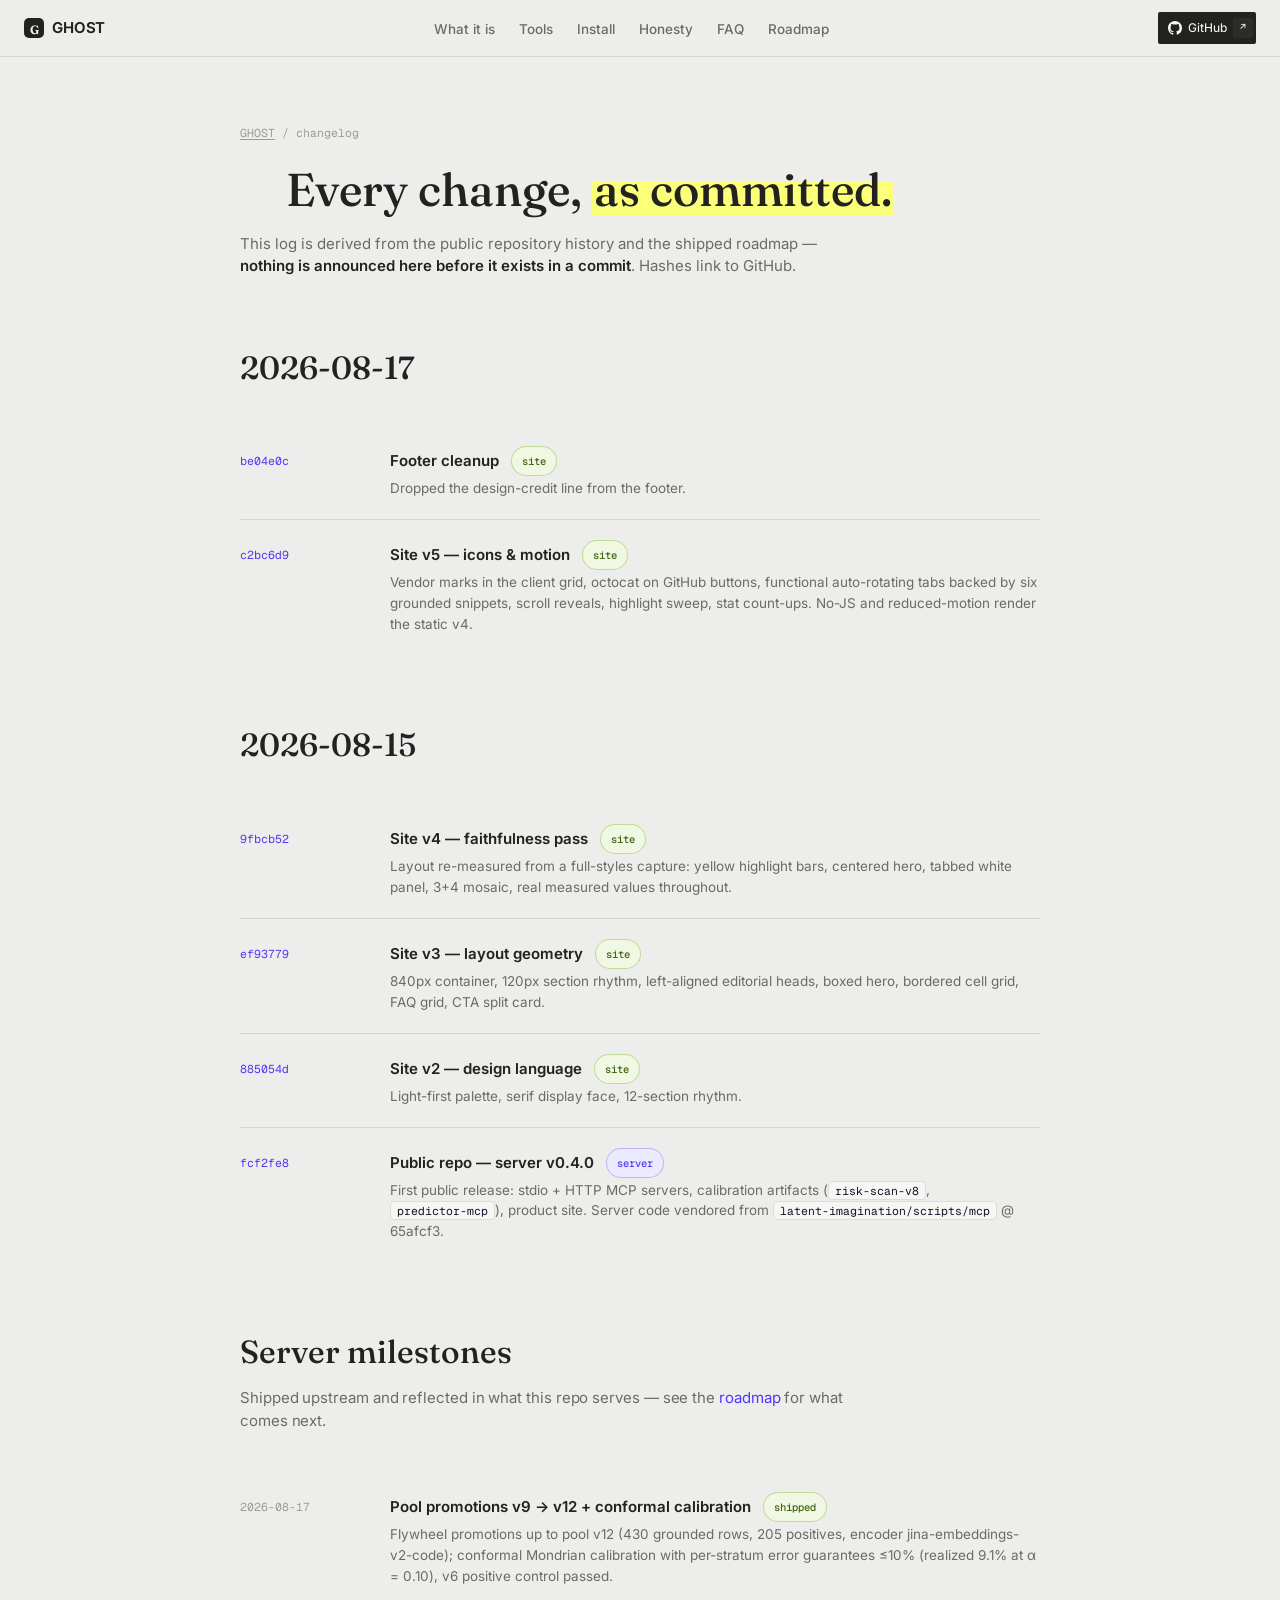
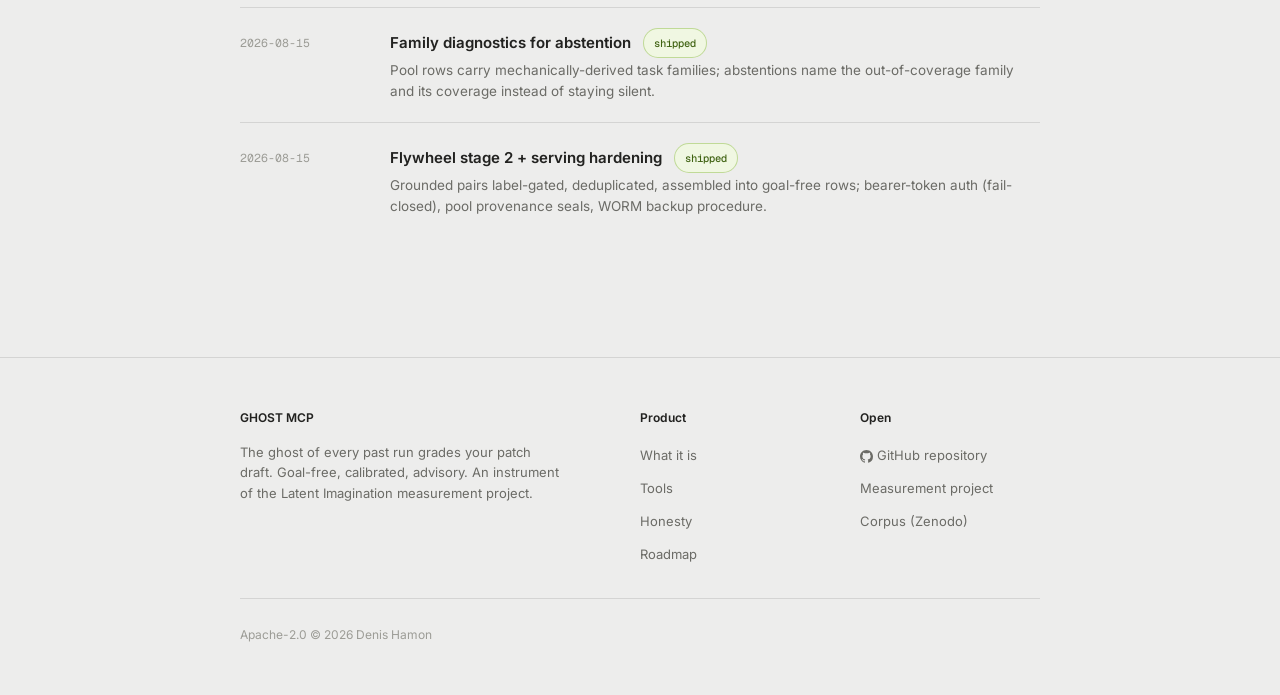
<file: docs/changelog/index.html>
<!DOCTYPE html>
<html lang="en">
<head>
  <meta charset="UTF-8" />
  <meta name="viewport" content="width=device-width, initial-scale=1.0" />
  <title>Changelog — GHOST MCP</title>
  <meta name="description" content="Every change to GHOST MCP, derived from the public repository history — nothing announced before it exists in a commit." />
  <link rel="preconnect" href="https://fonts.googleapis.com" />
  <link rel="preconnect" href="https://fonts.gstatic.com" crossorigin />
  <link href="https://fonts.googleapis.com/css2?family=Fraunces:ital,opsz,wght@0,9..144,400;0,9..144,500;1,9..144,500&family=Inter:wght@400;430;450;500;600;700&family=Geist+Mono:wght@400;500&display=swap" rel="stylesheet" />
  <link rel="stylesheet" href="../styles.css" />
  <link rel="icon" href="data:image/svg+xml,%3Csvg xmlns='http://www.w3.org/2000/svg' viewBox='0 0 32 32'%3E%3Crect width='32' height='32' rx='8' fill='%23222220'/%3E%3Ctext x='16' y='22' font-size='16' text-anchor='middle' fill='%23f6f6f3' font-family='Georgia'%3EG%3C/text%3E%3C/svg%3E" />
</head>
<body class="sub">

  <svg xmlns="http://www.w3.org/2000/svg" style="display:none" aria-hidden="true">
    <symbol id="i-github" viewBox="0 0 16 16">
      <path fill="currentColor" d="M8 0C3.58 0 0 3.58 0 8c0 3.54 2.29 6.53 5.47 7.59.4.07.55-.17.55-.38 0-.19-.01-.82-.01-1.49-2.01.37-2.53-.49-2.69-.94-.09-.23-.48-.94-.82-1.13-.28-.15-.68-.52-.01-.53.63-.01 1.08.58 1.23.82.72 1.21 1.87.87 2.33.66.07-.52.28-.87.51-1.07-1.78-.2-3.64-.89-3.64-3.95 0-.87.31-1.59.82-2.15-.08-.2-.36-1.02.08-2.12 0 0 .67-.21 2.2.82.64-.18 1.32-.27 2-.27s1.36.09 2 .27c1.53-1.04 2.2-.82 2.2-.82.44 1.1.16 1.92.08 2.12.51.56.82 1.27.82 2.15 0 3.07-1.87 3.75-3.65 3.95.29.25.54.73.54 1.48 0 1.07-.01 1.93-.01 2.2 0 .21.15.46.55.38A8.01 8.01 0 0 0 16 8c0-4.42-3.58-8-8-8z"/>
    </symbol>
  </svg>

  <nav class="nav">
    <div class="nav-inner">
      <a class="brand" href="../"><span class="mark">G</span> GHOST</a>
      <ul class="nav-links">
        <li><a href="../#what">What it is</a></li>
        <li><a href="../#tools">Tools</a></li>
        <li><a href="../#install">Install</a></li>
        <li><a href="../#honesty">Honesty</a></li>
        <li><a href="../#faq">FAQ</a></li>
        <li><a href="../#roadmap">Roadmap</a></li>
      </ul>
      <a class="btn btn-primary" href="https://github.com/Denis-hamon/Ghost" style="box-shadow:none"><svg class="icon"><use href="#i-github"/></svg> GitHub <span class="kbd">↗</span></a>
    </div>
  </nav>

  <div class="shell">

  <aside class="rail rail-left" aria-label="Project panel">
    <div class="rail-box">
      <h6>Pool stats</h6>
      <div class="statrow"><span>Grounded rows</span><b>430</b></div>
      <div class="statrow"><span>Positives</span><b>205</b></div>
      <div class="statrow"><span>Regime coverage</span><b>≈10%</b></div>
      <div class="statrow"><span>Realized error (α=0.10)</span><b>9.1%</b></div>
      <div class="statrow"><span>τ (conformal)</span><b>0.2171</b></div>
      <div class="statrow"><span>Served pool</span><b>v12</b></div>
    </div>
    <div class="rail-box">
      <h6>Changelog <a href="../changelog/">View all</a></h6>
      <div class="cl-item"><a href="../changelog/">Pool v12 promoted — conformal Mondrian calibration</a><time>2026-08-17</time></div>
      <div class="cl-item"><a href="../changelog/">Site v5 — vendor icons, motion, live tabs</a><time>2026-08-17</time></div>
      <div class="cl-item"><a href="../changelog/">Family diagnostics for abstention</a><time>2026-08-15</time></div>
    </div>
    <div class="rail-box">
      <h6>Self-hosting guides <a href="../self-hosting/">All</a></h6>
      <ul class="rail-links">
        <li><a href="../self-hosting/#http">Remote HTTP (one URL)</a></li>
        <li><a href="../self-hosting/#stdio">Local stdio (colocated)</a></li>
        <li><a href="../self-hosting/#auth">Bearer token (fail-closed)</a></li>
        <li><a href="../self-hosting/#env">Env overrides</a></li>
      </ul>
    </div>
    <div class="rail-box">
      <h6>Reference</h6>
      <ul class="rail-links">
        <li><a href="../tools/">Tools reference</a></li>
        <li><a href="../calibration/">Served calibration</a></li>
        <li><a href="https://github.com/Denis-hamon/latent-imagination">Measurement project</a></li>
        <li><a href="https://doi.org/10.5281/zenodo.21837153">Corpus (Zenodo)</a></li>
      </ul>
    </div>
  </aside>

  <div class="main">

  <div class="container">
    <div class="page-head" id="top">
      <span class="crumb"><a href="../">GHOST</a> / changelog</span>
      <h1 class="page-title">Every change, <span class="hl">as committed.</span></h1>
      <p class="page-lede">This log is derived from the public repository history and the shipped
      roadmap — <b>nothing is announced here before it exists in a commit</b>. Hashes link to GitHub.</p>
    </div>

    <section id="d20260817">
      <div class="section-head"><h2>2026-08-17</h2></div>
      <div class="road"><div class="when"><a href="https://github.com/Denis-hamon/Ghost/commit/be04e0c">be04e0c</a></div><div>
        <h4>Footer cleanup <span class="chip chip-done">site</span></h4>
        <p>Dropped the design-credit line from the footer.</p>
      </div></div>
      <div class="road"><div class="when"><a href="https://github.com/Denis-hamon/Ghost/commit/c2bc6d9">c2bc6d9</a></div><div>
        <h4>Site v5 — icons &amp; motion <span class="chip chip-done">site</span></h4>
        <p>Vendor marks in the client grid, octocat on GitHub buttons, functional auto-rotating
        tabs backed by six grounded snippets, scroll reveals, highlight sweep, stat count-ups.
        No-JS and reduced-motion render the static v4.</p>
      </div></div>
    </section>

    <section id="d20260815">
      <div class="section-head"><h2>2026-08-15</h2></div>
      <div class="road"><div class="when"><a href="https://github.com/Denis-hamon/Ghost/commit/9fbcb52">9fbcb52</a></div><div>
        <h4>Site v4 — faithfulness pass <span class="chip chip-done">site</span></h4>
        <p>Layout re-measured from a full-styles capture: yellow highlight bars, centered hero,
        tabbed white panel, 3+4 mosaic, real measured values throughout.</p>
      </div></div>
      <div class="road"><div class="when"><a href="https://github.com/Denis-hamon/Ghost/commit/ef93779">ef93779</a></div><div>
        <h4>Site v3 — layout geometry <span class="chip chip-done">site</span></h4>
        <p>840px container, 120px section rhythm, left-aligned editorial heads, boxed hero,
        bordered cell grid, FAQ grid, CTA split card.</p>
      </div></div>
      <div class="road"><div class="when"><a href="https://github.com/Denis-hamon/Ghost/commit/885054d">885054d</a></div><div>
        <h4>Site v2 — design language <span class="chip chip-done">site</span></h4>
        <p>Light-first palette, serif display face, 12-section rhythm.</p>
      </div></div>
      <div class="road"><div class="when"><a href="https://github.com/Denis-hamon/Ghost/commit/fcf2fe8">fcf2fe8</a></div><div>
        <h4>Public repo — server v0.4.0 <span class="chip chip-next">server</span></h4>
        <p>First public release: stdio + HTTP MCP servers, calibration artifacts
        (<code class="inline">risk-scan-v8</code>, <code class="inline">predictor-mcp</code>),
        product site. Server code vendored from
        <code class="inline">latent-imagination/scripts/mcp</code> @ 65afcf3.</p>
      </div></div>
    </section>

    <section id="server">
      <div class="section-head">
        <h2>Server milestones</h2>
        <p>Shipped upstream and reflected in what this repo serves — see the
        <a href="../#roadmap">roadmap</a> for what comes next.</p>
      </div>
      <div class="road"><div class="when">2026-08-17</div><div>
        <h4>Pool promotions v9 → v12 + conformal calibration <span class="chip chip-done">shipped</span></h4>
        <p>Flywheel promotions up to pool v12 (430 grounded rows, 205 positives, encoder
        jina-embeddings-v2-code); conformal Mondrian calibration with per-stratum error
        guarantees ≤10% (realized 9.1% at α = 0.10), v6 positive control passed.</p>
      </div></div>
      <div class="road"><div class="when">2026-08-15</div><div>
        <h4>Family diagnostics for abstention <span class="chip chip-done">shipped</span></h4>
        <p>Pool rows carry mechanically-derived task families; abstentions name the
        out-of-coverage family and its coverage instead of staying silent.</p>
      </div></div>
      <div class="road"><div class="when">2026-08-15</div><div>
        <h4>Flywheel stage 2 + serving hardening <span class="chip chip-done">shipped</span></h4>
        <p>Grounded pairs label-gated, deduplicated, assembled into goal-free rows; bearer-token
        auth (fail-closed), pool provenance seals, WORM backup procedure.</p>
      </div></div>
    </section>
  </div>

  <footer>
    <div class="container">
      <div class="foot-grid">
        <div>
          <h5>GHOST MCP</h5>
          <p class="about">The ghost of every past run grades your patch draft. Goal-free, calibrated,
          advisory. An instrument of the Latent Imagination measurement project.</p>
        </div>
        <div>
          <h5>Product</h5>
          <ul>
            <li><a href="../#what">What it is</a></li>
            <li><a href="../#tools">Tools</a></li>
            <li><a href="../#honesty">Honesty</a></li>
            <li><a href="../#roadmap">Roadmap</a></li>
          </ul>
        </div>
        <div>
          <h5>Open</h5>
          <ul>
            <li><a href="https://github.com/Denis-hamon/Ghost"><svg class="icon" style="width:13px;height:13px"><use href="#i-github"/></svg> GitHub repository</a></li>
            <li><a href="https://github.com/Denis-hamon/latent-imagination">Measurement project</a></li>
            <li><a href="https://doi.org/10.5281/zenodo.21837153">Corpus (Zenodo)</a></li>
          </ul>
        </div>
      </div>
      <div class="foot-fine">
        <span>Apache-2.0 © 2026 Denis Hamon</span>
      </div>
    </div>
  </footer>

  </div><!-- /.main -->

  <aside class="rail rail-right" aria-label="On this page">
    <div class="rail-box toc-box">
      <h6>On this page</h6>
      <ul class="toc">
        <li><a href="#top">Overview</a></li>
        <li><a href="#d20260817">2026-08-17</a></li>
        <li><a href="#d20260815">2026-08-15</a></li>
        <li><a href="#server">Server milestones</a></li>
      </ul>
    </div>
    <div class="rail-box rail-bottom">
      <a href="https://github.com/Denis-hamon/Ghost" aria-label="GitHub"><svg class="icon" style="width:18px;height:18px"><use href="#i-github"/></svg></a>
      <a class="btn btn-primary" href="../#install">Install <span class="kbd">I</span></a>
    </div>
  </aside>

  </div><!-- /.shell -->

  <script src="../site.js" defer></script>
</body>
</html>
</file>
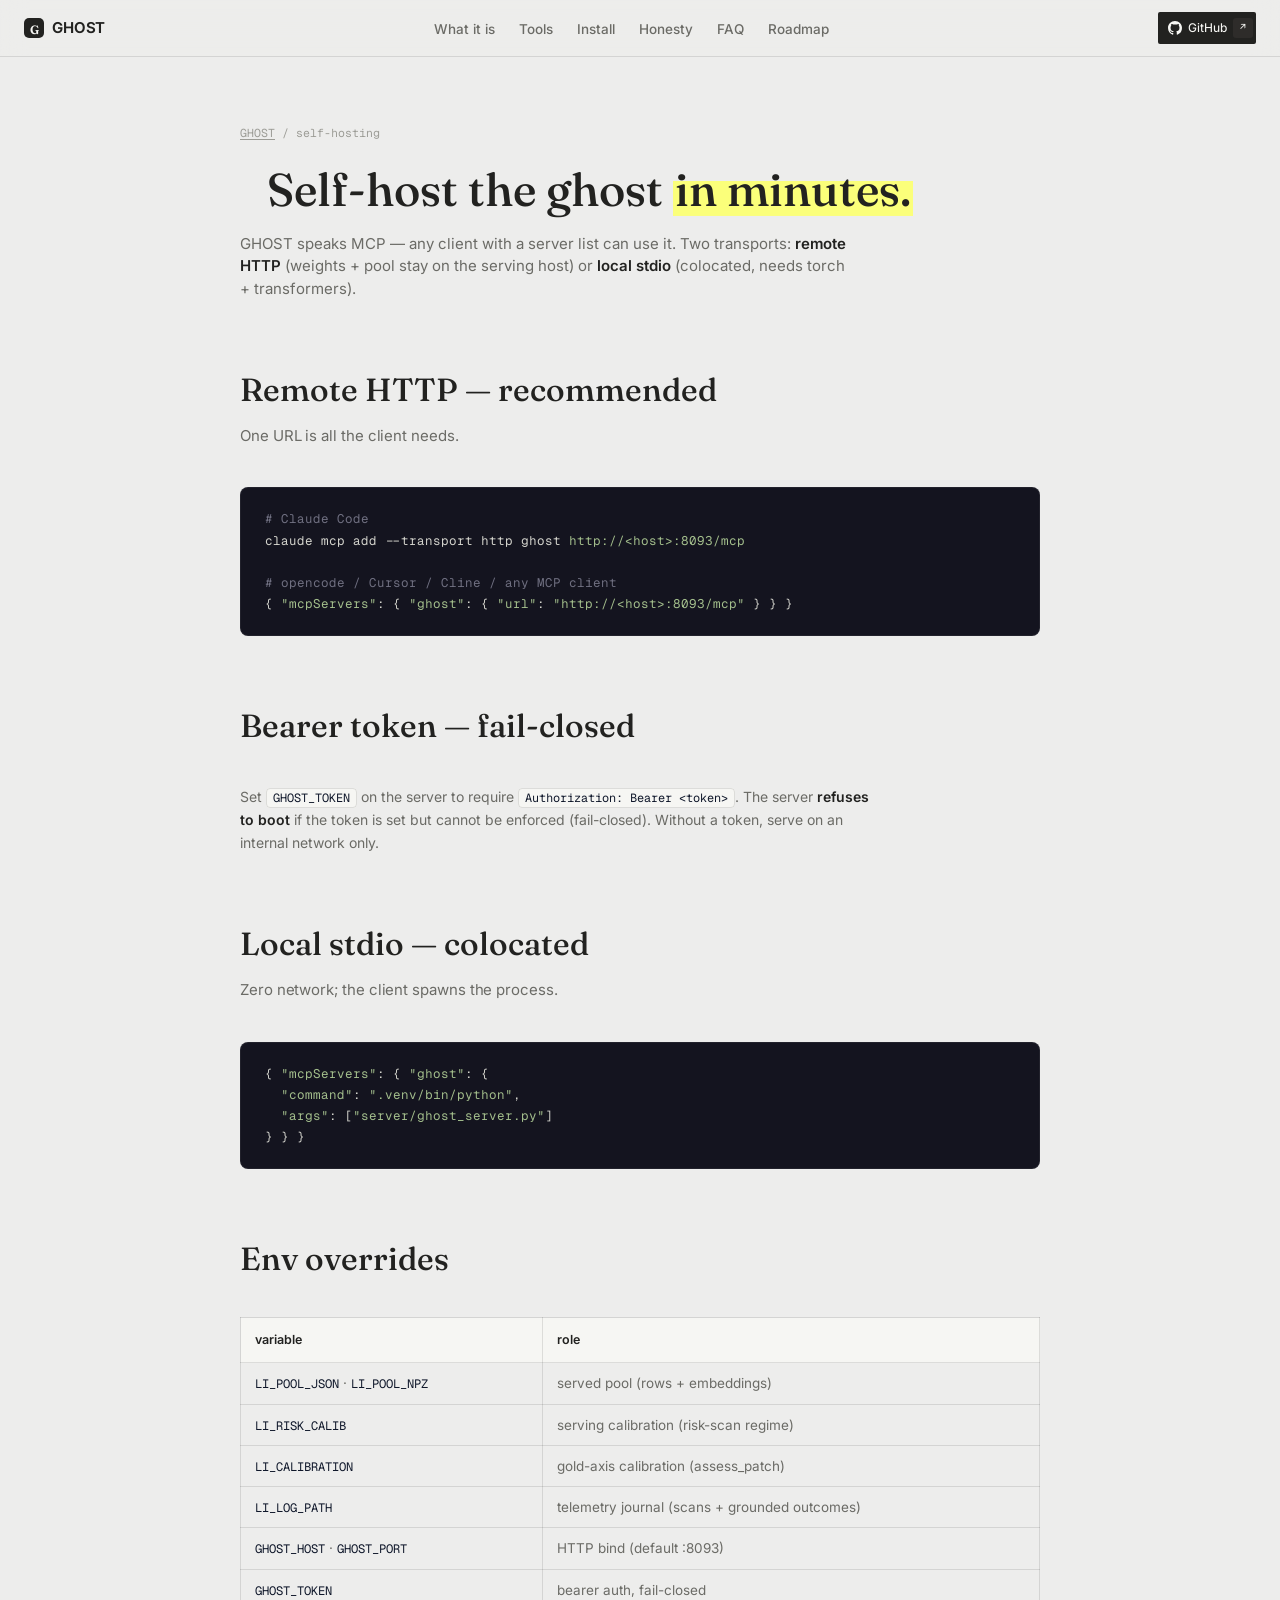
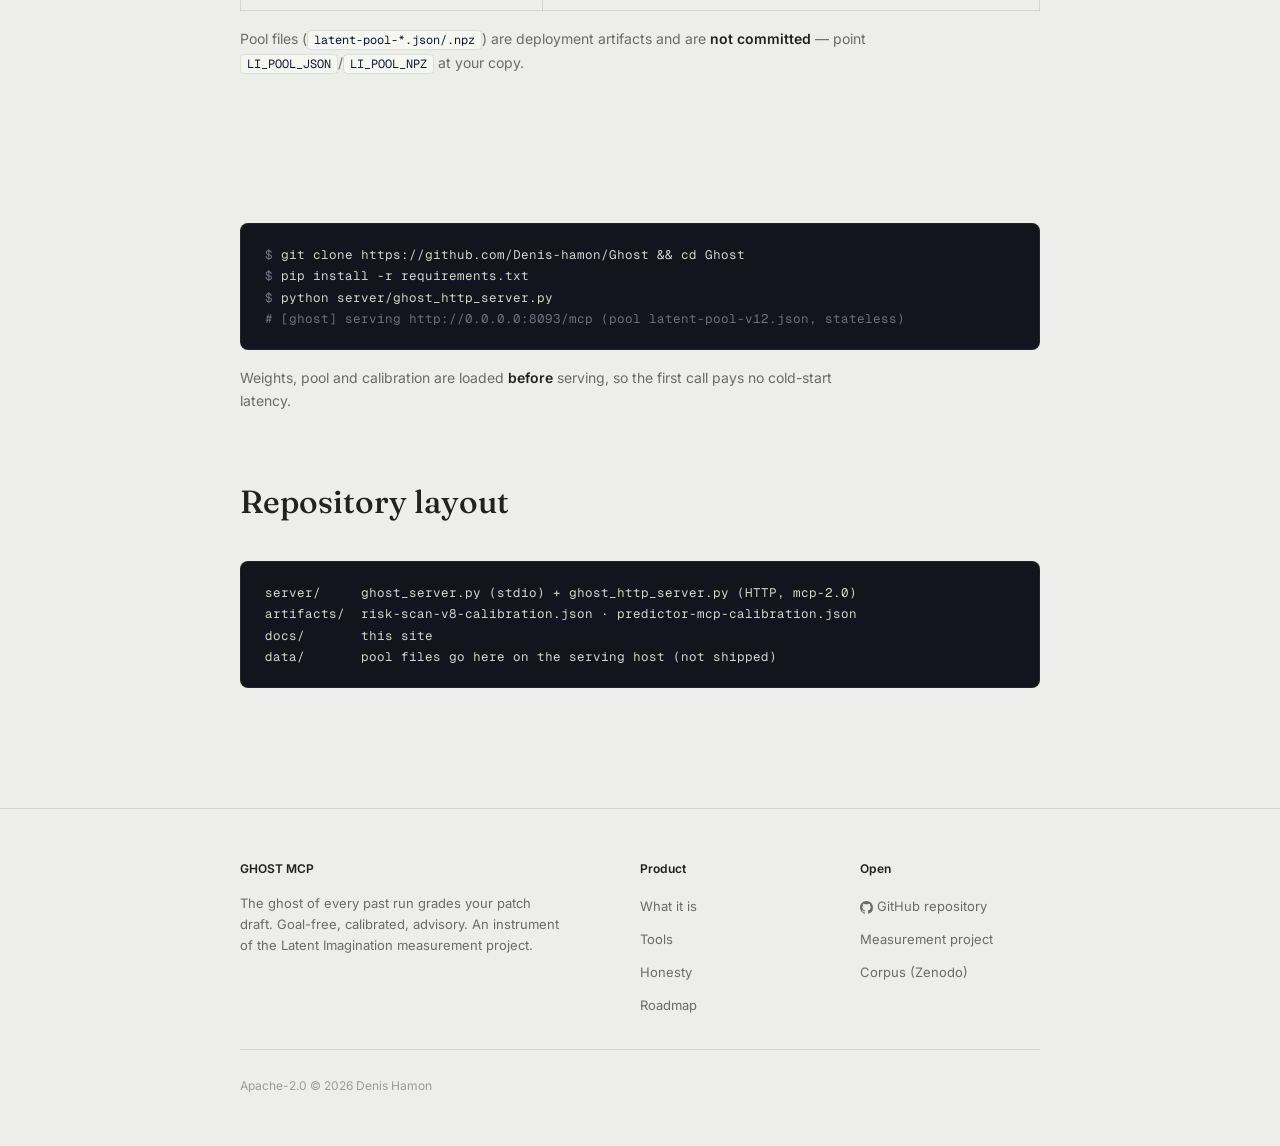
<file: docs/self-hosting/index.html>
<!DOCTYPE html>
<html lang="en">
<head>
  <meta charset="UTF-8" />
  <meta name="viewport" content="width=device-width, initial-scale=1.0" />
  <title>Self-hosting — GHOST MCP</title>
  <meta name="description" content="Run GHOST MCP yourself: remote HTTP or local stdio, bearer-token auth (fail-closed), env overrides, and the exact run commands." />
  <link rel="preconnect" href="https://fonts.googleapis.com" />
  <link rel="preconnect" href="https://fonts.gstatic.com" crossorigin />
  <link href="https://fonts.googleapis.com/css2?family=Fraunces:ital,opsz,wght@0,9..144,400;0,9..144,500;1,9..144,500&family=Inter:wght@400;430;450;500;600;700&family=Geist+Mono:wght@400;500&display=swap" rel="stylesheet" />
  <link rel="stylesheet" href="../styles.css" />
  <link rel="icon" href="data:image/svg+xml,%3Csvg xmlns='http://www.w3.org/2000/svg' viewBox='0 0 32 32'%3E%3Crect width='32' height='32' rx='8' fill='%23222220'/%3E%3Ctext x='16' y='22' font-size='16' text-anchor='middle' fill='%23f6f6f3' font-family='Georgia'%3EG%3C/text%3E%3C/svg%3E" />
</head>
<body class="sub">

  <svg xmlns="http://www.w3.org/2000/svg" style="display:none" aria-hidden="true">
    <symbol id="i-github" viewBox="0 0 16 16">
      <path fill="currentColor" d="M8 0C3.58 0 0 3.58 0 8c0 3.54 2.29 6.53 5.47 7.59.4.07.55-.17.55-.38 0-.19-.01-.82-.01-1.49-2.01.37-2.53-.49-2.69-.94-.09-.23-.48-.94-.82-1.13-.28-.15-.68-.52-.01-.53.63-.01 1.08.58 1.23.82.72 1.21 1.87.87 2.33.66.07-.52.28-.87.51-1.07-1.78-.2-3.64-.89-3.64-3.95 0-.87.31-1.59.82-2.15-.08-.2-.36-1.02.08-2.12 0 0 .67-.21 2.2.82.64-.18 1.32-.27 2-.27s1.36.09 2 .27c1.53-1.04 2.2-.82 2.2-.82.44 1.1.16 1.92.08 2.12.51.56.82 1.27.82 2.15 0 3.07-1.87 3.75-3.65 3.95.29.25.54.73.54 1.48 0 1.07-.01 1.93-.01 2.2 0 .21.15.46.55.38A8.01 8.01 0 0 0 16 8c0-4.42-3.58-8-8-8z"/>
    </symbol>
  </svg>

  <nav class="nav">
    <div class="nav-inner">
      <a class="brand" href="../"><span class="mark">G</span> GHOST</a>
      <ul class="nav-links">
        <li><a href="../#what">What it is</a></li>
        <li><a href="../#tools">Tools</a></li>
        <li><a href="../#install">Install</a></li>
        <li><a href="../#honesty">Honesty</a></li>
        <li><a href="../#faq">FAQ</a></li>
        <li><a href="../#roadmap">Roadmap</a></li>
      </ul>
      <a class="btn btn-primary" href="https://github.com/Denis-hamon/Ghost" style="box-shadow:none"><svg class="icon"><use href="#i-github"/></svg> GitHub <span class="kbd">↗</span></a>
    </div>
  </nav>

  <div class="shell">

  <aside class="rail rail-left" aria-label="Project panel">
    <div class="rail-box">
      <h6>Pool stats</h6>
      <div class="statrow"><span>Grounded rows</span><b>430</b></div>
      <div class="statrow"><span>Positives</span><b>205</b></div>
      <div class="statrow"><span>Regime coverage</span><b>≈10%</b></div>
      <div class="statrow"><span>Realized error (α=0.10)</span><b>9.1%</b></div>
      <div class="statrow"><span>τ (conformal)</span><b>0.2171</b></div>
      <div class="statrow"><span>Served pool</span><b>v12</b></div>
    </div>
    <div class="rail-box">
      <h6>Changelog <a href="../changelog/">View all</a></h6>
      <div class="cl-item"><a href="../changelog/">Pool v12 promoted — conformal Mondrian calibration</a><time>2026-08-17</time></div>
      <div class="cl-item"><a href="../changelog/">Site v5 — vendor icons, motion, live tabs</a><time>2026-08-17</time></div>
      <div class="cl-item"><a href="../changelog/">Family diagnostics for abstention</a><time>2026-08-15</time></div>
    </div>
    <div class="rail-box">
      <h6>Self-hosting guides <a href="../self-hosting/">All</a></h6>
      <ul class="rail-links">
        <li><a href="../self-hosting/#http">Remote HTTP (one URL)</a></li>
        <li><a href="../self-hosting/#stdio">Local stdio (colocated)</a></li>
        <li><a href="../self-hosting/#auth">Bearer token (fail-closed)</a></li>
        <li><a href="../self-hosting/#env">Env overrides</a></li>
      </ul>
    </div>
    <div class="rail-box">
      <h6>Reference</h6>
      <ul class="rail-links">
        <li><a href="../tools/">Tools reference</a></li>
        <li><a href="../calibration/">Served calibration</a></li>
        <li><a href="https://github.com/Denis-hamon/latent-imagination">Measurement project</a></li>
        <li><a href="https://doi.org/10.5281/zenodo.21837153">Corpus (Zenodo)</a></li>
      </ul>
    </div>
  </aside>

  <div class="main">

  <div class="container">
    <div class="page-head" id="top">
      <span class="crumb"><a href="../">GHOST</a> / self-hosting</span>
      <h1 class="page-title">Self-host the ghost <span class="hl">in minutes.</span></h1>
      <p class="page-lede">GHOST speaks MCP — any client with a server list can use it. Two
      transports: <b>remote HTTP</b> (weights + pool stay on the serving host) or <b>local
      stdio</b> (colocated, needs torch + transformers).</p>
    </div>

    <section id="http">
      <div class="section-head">
        <h2>Remote HTTP — recommended</h2>
        <p>One URL is all the client needs.</p>
      </div>
      <pre class="code"><span class="c"># Claude Code</span>
claude mcp add --transport http ghost <span class="s">http://&lt;host&gt;:8093/mcp</span>

<span class="c"># opencode / Cursor / Cline / any MCP client</span>
{ <span class="s">"mcpServers"</span>: { <span class="s">"ghost"</span>: { <span class="s">"url"</span>: <span class="s">"http://&lt;host&gt;:8093/mcp"</span> } } }</pre>
    </section>

    <section id="auth">
      <div class="section-head">
        <h2>Bearer token — fail-closed</h2>
      </div>
      <p class="prose">Set <code>GHOST_TOKEN</code> on the server to require
      <code>Authorization: Bearer &lt;token&gt;</code>. The server <b>refuses to boot</b> if the
      token is set but cannot be enforced (fail-closed). Without a token, serve on an internal
      network only.</p>
    </section>

    <section id="stdio">
      <div class="section-head">
        <h2>Local stdio — colocated</h2>
        <p>Zero network; the client spawns the process.</p>
      </div>
      <pre class="code">{ <span class="s">"mcpServers"</span>: { <span class="s">"ghost"</span>: {
  <span class="s">"command"</span>: <span class="s">".venv/bin/python"</span>,
  <span class="s">"args"</span>: [<span class="s">"server/ghost_server.py"</span>]
} } }</pre>
    </section>

    <section id="env">
      <div class="section-head"><h2>Env overrides</h2></div>
      <table class="honesty-table">
        <tr><th>variable</th><th>role</th></tr>
        <tr><td><code>LI_POOL_JSON</code> · <code>LI_POOL_NPZ</code></td><td>served pool (rows + embeddings)</td></tr>
        <tr><td><code>LI_RISK_CALIB</code></td><td>serving calibration (risk-scan regime)</td></tr>
        <tr><td><code>LI_CALIBRATION</code></td><td>gold-axis calibration (assess_patch)</td></tr>
        <tr><td><code>LI_LOG_PATH</code></td><td>telemetry journal (scans + grounded outcomes)</td></tr>
        <tr><td><code>GHOST_HOST</code> · <code>GHOST_PORT</code></td><td>HTTP bind (default :8093)</td></tr>
        <tr><td><code>GHOST_TOKEN</code></td><td>bearer auth, fail-closed</td></tr>
      </table>
      <p class="prose" style="margin-top:16px">Pool files
      (<code>latent-pool-*.json/.npz</code>) are deployment artifacts and are <b>not committed</b> —
      point <code>LI_POOL_JSON</code>/<code>LI_POOL_NPZ</code> at your copy.</p>
    </section>

    <section id="run">
      <div class="section-head"><h2>Run it</h2></div>
      <pre class="code"><span class="c">$</span> git clone https://github.com/Denis-hamon/Ghost &amp;&amp; cd Ghost
<span class="c">$</span> pip install -r requirements.txt
<span class="c">$</span> python server/ghost_http_server.py
<span class="c"># [ghost] serving http://0.0.0.0:8093/mcp (pool latent-pool-v12.json, stateless)</span></pre>
      <p class="prose" style="margin-top:16px">Weights, pool and calibration are loaded <b>before</b>
      serving, so the first call pays no cold-start latency.</p>
    </section>

    <section id="layout">
      <div class="section-head"><h2>Repository layout</h2></div>
      <pre class="code">server/     ghost_server.py (stdio) + ghost_http_server.py (HTTP, mcp-2.0)
artifacts/  risk-scan-v8-calibration.json · predictor-mcp-calibration.json
docs/       this site
data/       pool files go here on the serving host (not shipped)</pre>
    </section>
  </div>

  <footer>
    <div class="container">
      <div class="foot-grid">
        <div>
          <h5>GHOST MCP</h5>
          <p class="about">The ghost of every past run grades your patch draft. Goal-free, calibrated,
          advisory. An instrument of the Latent Imagination measurement project.</p>
        </div>
        <div>
          <h5>Product</h5>
          <ul>
            <li><a href="../#what">What it is</a></li>
            <li><a href="../#tools">Tools</a></li>
            <li><a href="../#honesty">Honesty</a></li>
            <li><a href="../#roadmap">Roadmap</a></li>
          </ul>
        </div>
        <div>
          <h5>Open</h5>
          <ul>
            <li><a href="https://github.com/Denis-hamon/Ghost"><svg class="icon" style="width:13px;height:13px"><use href="#i-github"/></svg> GitHub repository</a></li>
            <li><a href="https://github.com/Denis-hamon/latent-imagination">Measurement project</a></li>
            <li><a href="https://doi.org/10.5281/zenodo.21837153">Corpus (Zenodo)</a></li>
          </ul>
        </div>
      </div>
      <div class="foot-fine">
        <span>Apache-2.0 © 2026 Denis Hamon</span>
      </div>
    </div>
  </footer>

  </div><!-- /.main -->

  <aside class="rail rail-right" aria-label="On this page">
    <div class="rail-box toc-box">
      <h6>On this page</h6>
      <ul class="toc">
        <li><a href="#top">Overview</a></li>
        <li><a href="#http">Remote HTTP</a></li>
        <li><a href="#auth">Bearer token</a></li>
        <li><a href="#stdio">Local stdio</a></li>
        <li><a href="#env">Env overrides</a></li>
        <li><a href="#run">Run it</a></li>
        <li><a href="#layout">Repository layout</a></li>
      </ul>
    </div>
    <div class="rail-box rail-bottom">
      <a href="https://github.com/Denis-hamon/Ghost" aria-label="GitHub"><svg class="icon" style="width:18px;height:18px"><use href="#i-github"/></svg></a>
      <a class="btn btn-primary" href="../#install">Install <span class="kbd">I</span></a>
    </div>
  </aside>

  </div><!-- /.shell -->

  <script src="../site.js" defer></script>
</body>
</html>
</file>
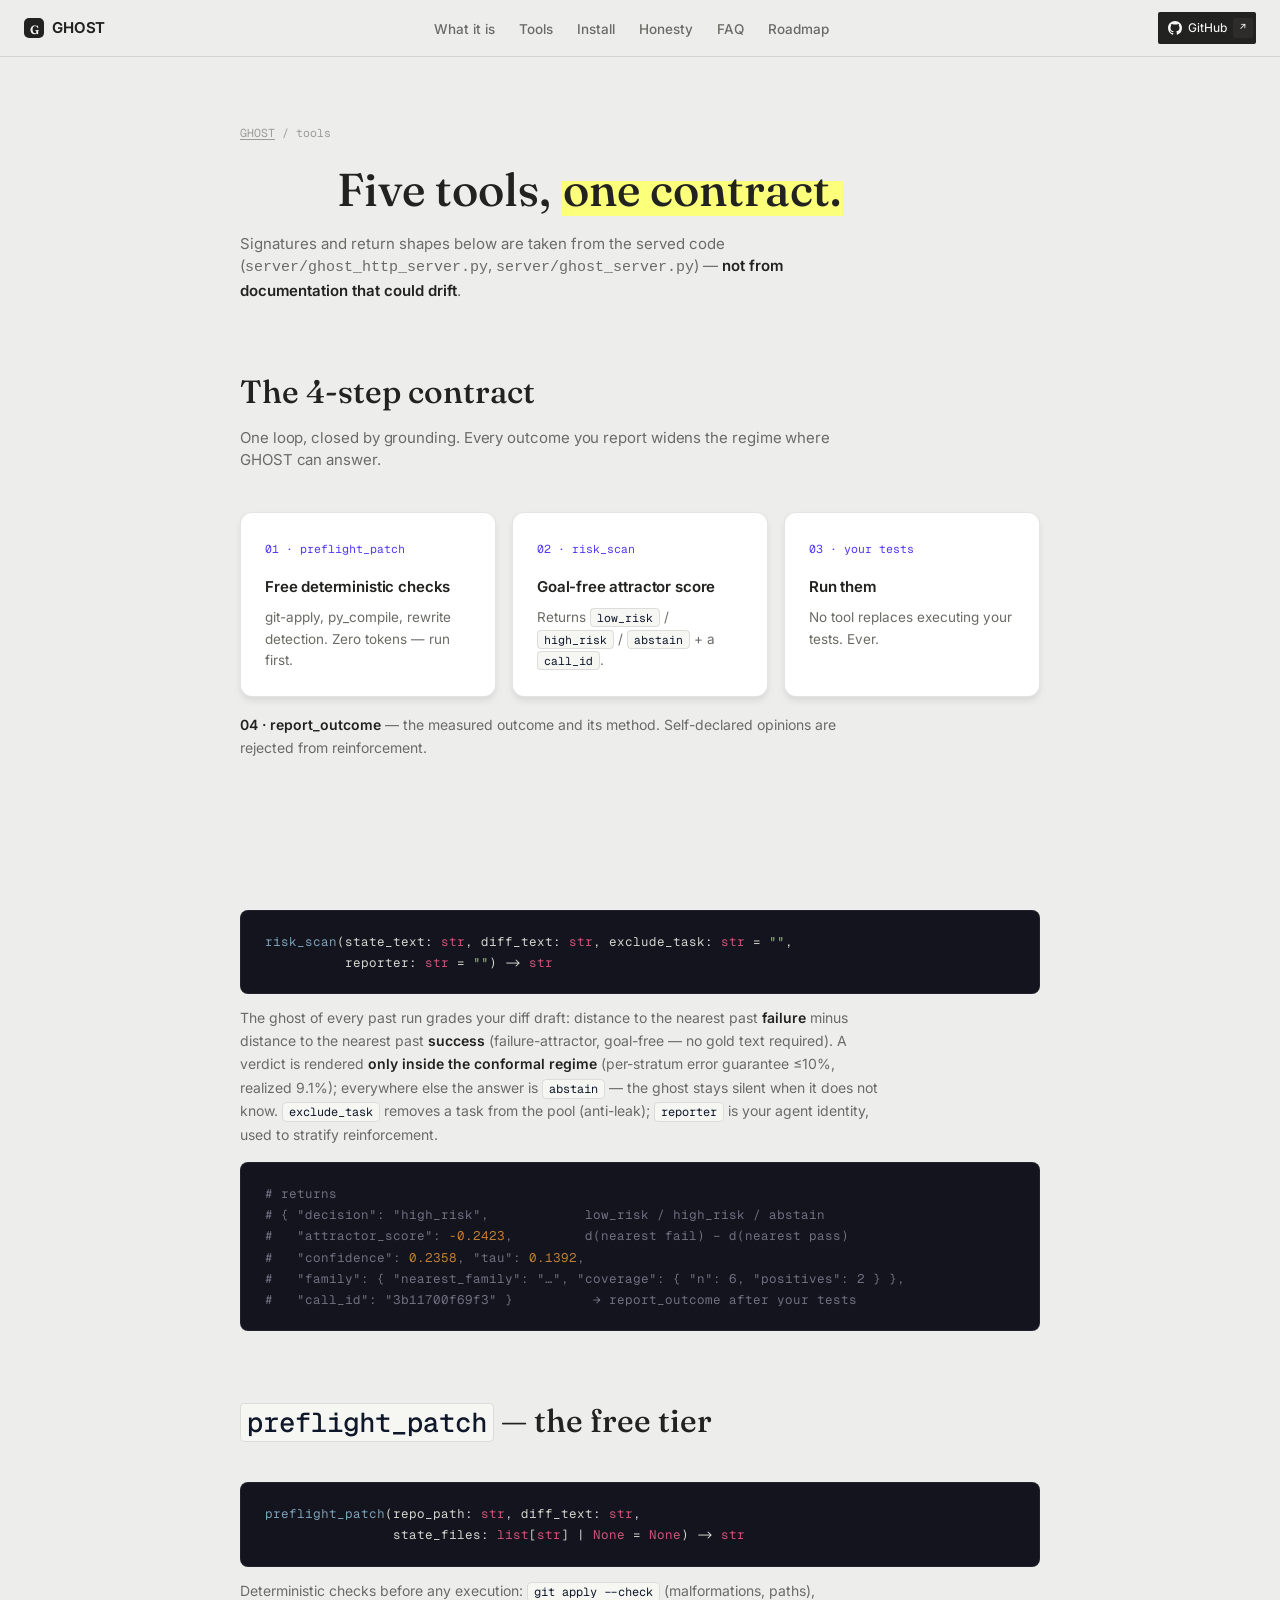
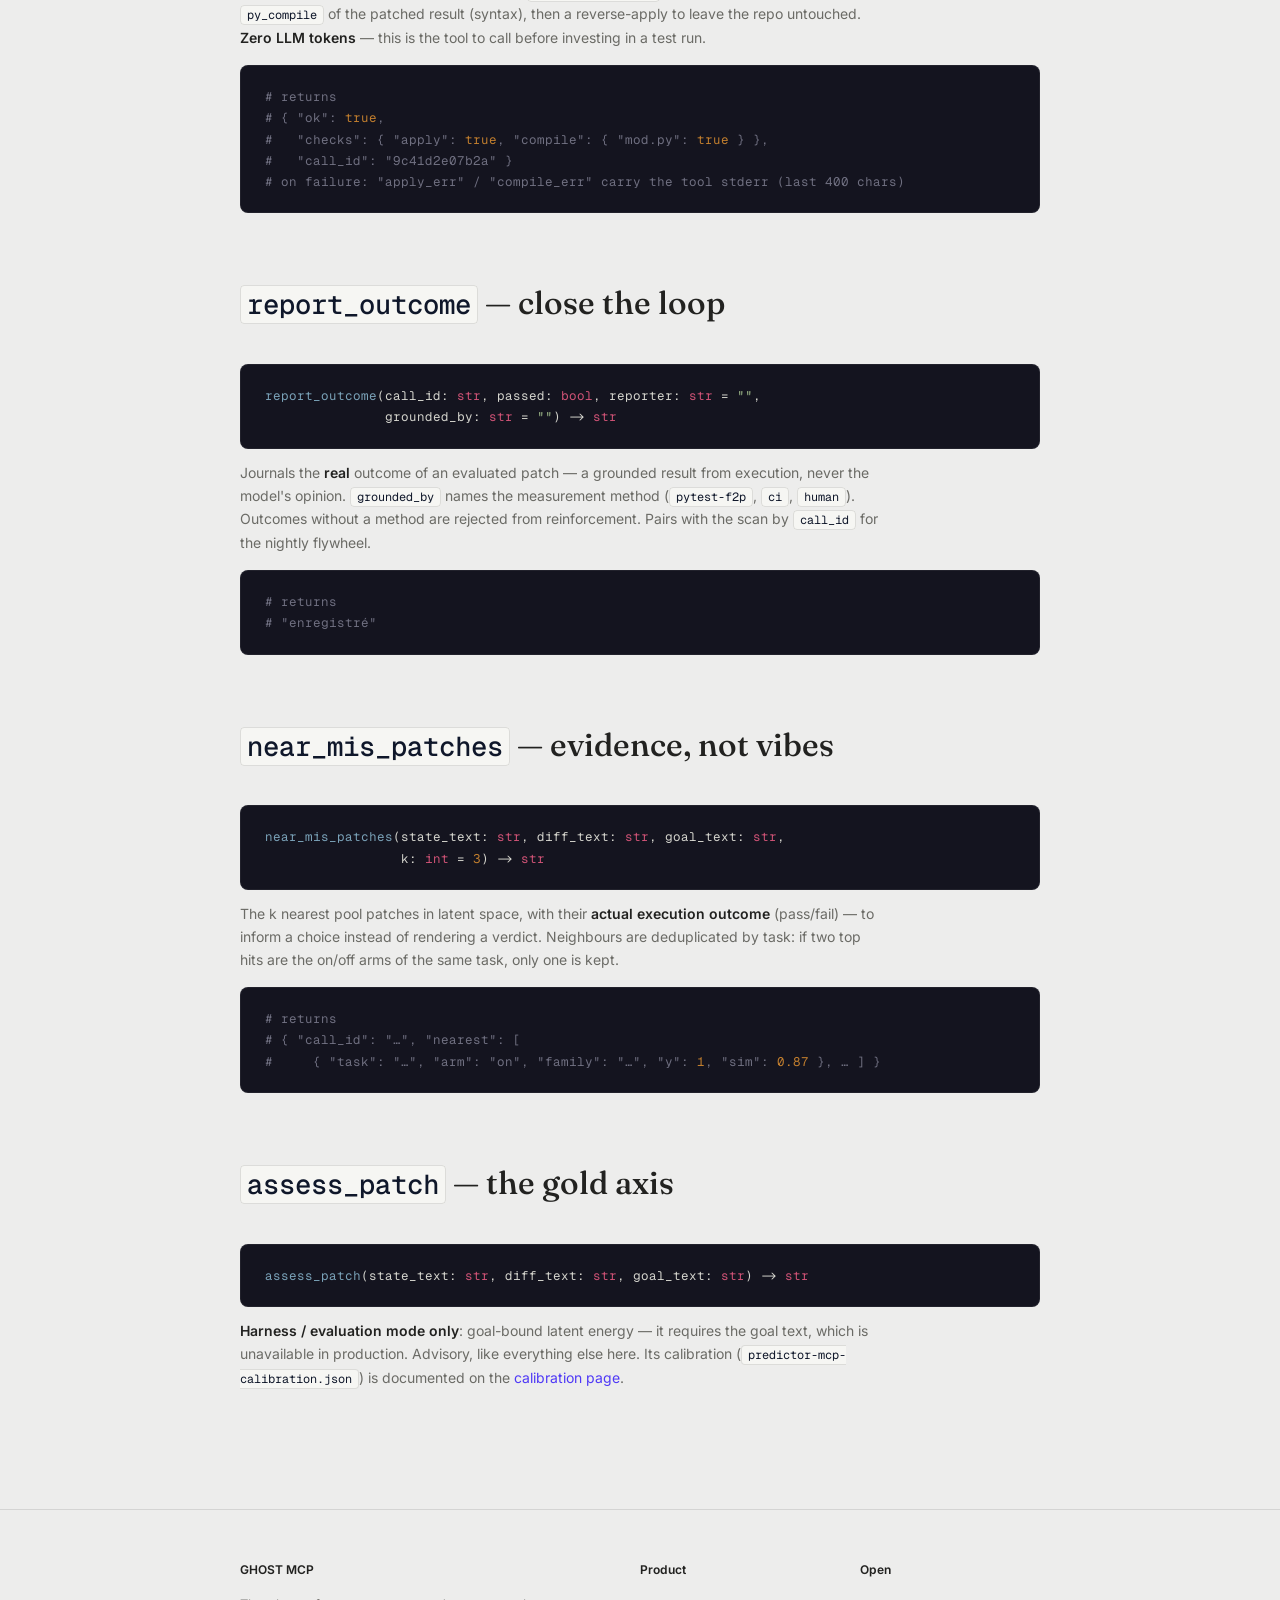
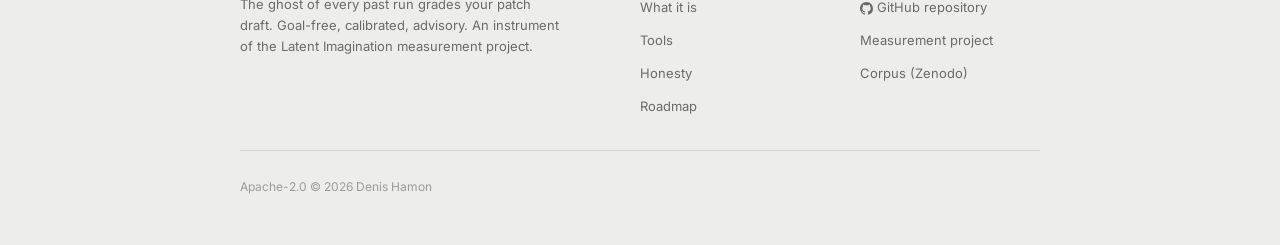
<file: docs/tools/index.html>
<!DOCTYPE html>
<html lang="en">
<head>
  <meta charset="UTF-8" />
  <meta name="viewport" content="width=device-width, initial-scale=1.0" />
  <title>Tools reference — GHOST MCP</title>
  <meta name="description" content="Signatures, semantics and real return shapes of the five GHOST MCP tools, taken from the served code." />
  <link rel="preconnect" href="https://fonts.googleapis.com" />
  <link rel="preconnect" href="https://fonts.gstatic.com" crossorigin />
  <link href="https://fonts.googleapis.com/css2?family=Fraunces:ital,opsz,wght@0,9..144,400;0,9..144,500;1,9..144,500&family=Inter:wght@400;430;450;500;600;700&family=Geist+Mono:wght@400;500&display=swap" rel="stylesheet" />
  <link rel="stylesheet" href="../styles.css" />
  <link rel="icon" href="data:image/svg+xml,%3Csvg xmlns='http://www.w3.org/2000/svg' viewBox='0 0 32 32'%3E%3Crect width='32' height='32' rx='8' fill='%23222220'/%3E%3Ctext x='16' y='22' font-size='16' text-anchor='middle' fill='%23f6f6f3' font-family='Georgia'%3EG%3C/text%3E%3C/svg%3E" />
</head>
<body class="sub">

  <svg xmlns="http://www.w3.org/2000/svg" style="display:none" aria-hidden="true">
    <symbol id="i-github" viewBox="0 0 16 16">
      <path fill="currentColor" d="M8 0C3.58 0 0 3.58 0 8c0 3.54 2.29 6.53 5.47 7.59.4.07.55-.17.55-.38 0-.19-.01-.82-.01-1.49-2.01.37-2.53-.49-2.69-.94-.09-.23-.48-.94-.82-1.13-.28-.15-.68-.52-.01-.53.63-.01 1.08.58 1.23.82.72 1.21 1.87.87 2.33.66.07-.52.28-.87.51-1.07-1.78-.2-3.64-.89-3.64-3.95 0-.87.31-1.59.82-2.15-.08-.2-.36-1.02.08-2.12 0 0 .67-.21 2.2.82.64-.18 1.32-.27 2-.27s1.36.09 2 .27c1.53-1.04 2.2-.82 2.2-.82.44 1.1.16 1.92.08 2.12.51.56.82 1.27.82 2.15 0 3.07-1.87 3.75-3.65 3.95.29.25.54.73.54 1.48 0 1.07-.01 1.93-.01 2.2 0 .21.15.46.55.38A8.01 8.01 0 0 0 16 8c0-4.42-3.58-8-8-8z"/>
    </symbol>
  </svg>

  <nav class="nav">
    <div class="nav-inner">
      <a class="brand" href="../"><span class="mark">G</span> GHOST</a>
      <ul class="nav-links">
        <li><a href="../#what">What it is</a></li>
        <li><a href="../#tools">Tools</a></li>
        <li><a href="../#install">Install</a></li>
        <li><a href="../#honesty">Honesty</a></li>
        <li><a href="../#faq">FAQ</a></li>
        <li><a href="../#roadmap">Roadmap</a></li>
      </ul>
      <a class="btn btn-primary" href="https://github.com/Denis-hamon/Ghost" style="box-shadow:none"><svg class="icon"><use href="#i-github"/></svg> GitHub <span class="kbd">↗</span></a>
    </div>
  </nav>

  <div class="shell">

  <aside class="rail rail-left" aria-label="Project panel">
    <div class="rail-box">
      <h6>Pool stats</h6>
      <div class="statrow"><span>Grounded rows</span><b>430</b></div>
      <div class="statrow"><span>Positives</span><b>205</b></div>
      <div class="statrow"><span>Regime coverage</span><b>≈10%</b></div>
      <div class="statrow"><span>Realized error (α=0.10)</span><b>9.1%</b></div>
      <div class="statrow"><span>τ (conformal)</span><b>0.2171</b></div>
      <div class="statrow"><span>Served pool</span><b>v12</b></div>
    </div>
    <div class="rail-box">
      <h6>Changelog <a href="../changelog/">View all</a></h6>
      <div class="cl-item"><a href="../changelog/">Pool v12 promoted — conformal Mondrian calibration</a><time>2026-08-17</time></div>
      <div class="cl-item"><a href="../changelog/">Site v5 — vendor icons, motion, live tabs</a><time>2026-08-17</time></div>
      <div class="cl-item"><a href="../changelog/">Family diagnostics for abstention</a><time>2026-08-15</time></div>
    </div>
    <div class="rail-box">
      <h6>Self-hosting guides <a href="../self-hosting/">All</a></h6>
      <ul class="rail-links">
        <li><a href="../self-hosting/#http">Remote HTTP (one URL)</a></li>
        <li><a href="../self-hosting/#stdio">Local stdio (colocated)</a></li>
        <li><a href="../self-hosting/#auth">Bearer token (fail-closed)</a></li>
        <li><a href="../self-hosting/#env">Env overrides</a></li>
      </ul>
    </div>
    <div class="rail-box">
      <h6>Reference</h6>
      <ul class="rail-links">
        <li><a href="../tools/">Tools reference</a></li>
        <li><a href="../calibration/">Served calibration</a></li>
        <li><a href="https://github.com/Denis-hamon/latent-imagination">Measurement project</a></li>
        <li><a href="https://doi.org/10.5281/zenodo.21837153">Corpus (Zenodo)</a></li>
      </ul>
    </div>
  </aside>

  <div class="main">

  <div class="container">
    <div class="page-head" id="top">
      <span class="crumb"><a href="../">GHOST</a> / tools</span>
      <h1 class="page-title">Five tools, <span class="hl">one contract.</span></h1>
      <p class="page-lede">Signatures and return shapes below are taken from the served code
      (<code>server/ghost_http_server.py</code>, <code>server/ghost_server.py</code>) — <b>not from
      documentation that could drift</b>.</p>
    </div>

    <section id="contract">
      <div class="section-head">
        <h2>The 4-step contract</h2>
        <p>One loop, closed by grounding. Every outcome you report widens the regime where
        GHOST can answer.</p>
      </div>
      <div class="cards">
        <div class="card"><span class="glyph">01 · preflight_patch</span><h3>Free deterministic checks</h3><p>git-apply, py_compile, rewrite detection. Zero tokens — run first.</p></div>
        <div class="card"><span class="glyph">02 · risk_scan</span><h3>Goal-free attractor score</h3><p>Returns <code class="inline">low_risk</code> / <code class="inline">high_risk</code> / <code class="inline">abstain</code> + a <code class="inline">call_id</code>.</p></div>
        <div class="card"><span class="glyph">03 · your tests</span><h3>Run them</h3><p>No tool replaces executing your tests. Ever.</p></div>
      </div>
      <p class="prose" style="margin-top:16px"><b>04 · report_outcome</b> — the measured outcome and
      its method. Self-declared opinions are rejected from reinforcement.</p>
    </section>

    <section id="risk_scan">
      <div class="section-head"><h2><code class="inline">risk_scan</code> — the goal-free verdict</h2></div>
      <pre class="code sig"><span class="f">risk_scan</span>(state_text: <span class="k">str</span>, diff_text: <span class="k">str</span>, exclude_task: <span class="k">str</span> = <span class="s">""</span>,
          reporter: <span class="k">str</span> = <span class="s">""</span>) -&gt; <span class="k">str</span></pre>
      <p class="prose">The ghost of every past run grades your diff draft: distance to the nearest
      past <b>failure</b> minus distance to the nearest past <b>success</b> (failure-attractor,
      goal-free — no gold text required). A verdict is rendered <b>only inside the conformal
      regime</b> (per-stratum error guarantee ≤10%, realized 9.1%); everywhere else the answer is <code>abstain</code> — the
      ghost stays silent when it does not know. <code>exclude_task</code> removes a task from the
      pool (anti-leak); <code>reporter</code> is your agent identity, used to stratify
      reinforcement.</p>
      <pre class="code"><span class="c"># returns</span>
<span class="c"># { "decision": "high_risk",            low_risk / high_risk / abstain</span>
<span class="c">#   "attractor_score": <span class="n">-0.2423</span>,         d(nearest fail) − d(nearest pass)</span>
<span class="c">#   "confidence": <span class="n">0.2358</span>, "tau": <span class="n">0.1392</span>,</span>
<span class="c">#   "family": { "nearest_family": "…", "coverage": { "n": 6, "positives": 2 } },</span>
<span class="c">#   "call_id": "3b11700f69f3" }          → report_outcome after your tests</span></pre>
    </section>

    <section id="preflight_patch">
      <div class="section-head"><h2><code class="inline">preflight_patch</code> — the free tier</h2></div>
      <pre class="code sig"><span class="f">preflight_patch</span>(repo_path: <span class="k">str</span>, diff_text: <span class="k">str</span>,
                state_files: <span class="k">list</span>[<span class="k">str</span>] | <span class="k">None</span> = <span class="k">None</span>) -&gt; <span class="k">str</span></pre>
      <p class="prose">Deterministic checks before any execution: <code>git apply --check</code>
      (malformations, paths), <code>py_compile</code> of the patched result (syntax), then a
      reverse-apply to leave the repo untouched. <b>Zero LLM tokens</b> — this is the tool to call
      before investing in a test run.</p>
      <pre class="code"><span class="c"># returns</span>
<span class="c"># { "ok": <span class="n">true</span>,</span>
<span class="c">#   "checks": { "apply": <span class="n">true</span>, "compile": { "mod.py": <span class="n">true</span> } },</span>
<span class="c">#   "call_id": "9c41d2e07b2a" }</span>
<span class="c"># on failure: "apply_err" / "compile_err" carry the tool stderr (last 400 chars)</span></pre>
    </section>

    <section id="report_outcome">
      <div class="section-head"><h2><code class="inline">report_outcome</code> — close the loop</h2></div>
      <pre class="code sig"><span class="f">report_outcome</span>(call_id: <span class="k">str</span>, passed: <span class="k">bool</span>, reporter: <span class="k">str</span> = <span class="s">""</span>,
               grounded_by: <span class="k">str</span> = <span class="s">""</span>) -&gt; <span class="k">str</span></pre>
      <p class="prose">Journals the <b>real</b> outcome of an evaluated patch — a grounded result
      from execution, never the model's opinion. <code>grounded_by</code> names the measurement
      method (<code>pytest-f2p</code>, <code>ci</code>, <code>human</code>). Outcomes without a
      method are rejected from reinforcement. Pairs with the scan by
      <code>call_id</code> for the nightly flywheel.</p>
      <pre class="code"><span class="c"># returns</span>
<span class="c"># "enregistré"</span></pre>
    </section>

    <section id="near_mis_patches">
      <div class="section-head"><h2><code class="inline">near_mis_patches</code> — evidence, not vibes</h2></div>
      <pre class="code sig"><span class="f">near_mis_patches</span>(state_text: <span class="k">str</span>, diff_text: <span class="k">str</span>, goal_text: <span class="k">str</span>,
                 k: <span class="k">int</span> = <span class="n">3</span>) -&gt; <span class="k">str</span></pre>
      <p class="prose">The k nearest pool patches in latent space, with their <b>actual execution
      outcome</b> (pass/fail) — to inform a choice instead of rendering a verdict. Neighbours are
      deduplicated by task: if two top hits are the on/off arms of the same task, only one is
      kept.</p>
      <pre class="code"><span class="c"># returns</span>
<span class="c"># { "call_id": "…", "nearest": [</span>
<span class="c">#     { "task": "…", "arm": "on", "family": "…", "y": <span class="n">1</span>, "sim": <span class="n">0.87</span> }, … ] }</span></pre>
    </section>

    <section id="assess_patch">
      <div class="section-head"><h2><code class="inline">assess_patch</code> — the gold axis</h2></div>
      <pre class="code sig"><span class="f">assess_patch</span>(state_text: <span class="k">str</span>, diff_text: <span class="k">str</span>, goal_text: <span class="k">str</span>) -&gt; <span class="k">str</span></pre>
      <p class="prose"><b>Harness / evaluation mode only</b>: goal-bound latent energy — it requires
      the goal text, which is unavailable in production. Advisory, like everything else here. Its
      calibration (<code>predictor-mcp-calibration.json</code>) is documented on the
      <a href="../calibration/">calibration page</a>.</p>
    </section>
  </div>

  <footer>
    <div class="container">
      <div class="foot-grid">
        <div>
          <h5>GHOST MCP</h5>
          <p class="about">The ghost of every past run grades your patch draft. Goal-free, calibrated,
          advisory. An instrument of the Latent Imagination measurement project.</p>
        </div>
        <div>
          <h5>Product</h5>
          <ul>
            <li><a href="../#what">What it is</a></li>
            <li><a href="../#tools">Tools</a></li>
            <li><a href="../#honesty">Honesty</a></li>
            <li><a href="../#roadmap">Roadmap</a></li>
          </ul>
        </div>
        <div>
          <h5>Open</h5>
          <ul>
            <li><a href="https://github.com/Denis-hamon/Ghost"><svg class="icon" style="width:13px;height:13px"><use href="#i-github"/></svg> GitHub repository</a></li>
            <li><a href="https://github.com/Denis-hamon/latent-imagination">Measurement project</a></li>
            <li><a href="https://doi.org/10.5281/zenodo.21837153">Corpus (Zenodo)</a></li>
          </ul>
        </div>
      </div>
      <div class="foot-fine">
        <span>Apache-2.0 © 2026 Denis Hamon</span>
      </div>
    </div>
  </footer>

  </div><!-- /.main -->

  <aside class="rail rail-right" aria-label="On this page">
    <div class="rail-box toc-box">
      <h6>On this page</h6>
      <ul class="toc">
        <li><a href="#top">Overview</a></li>
        <li><a href="#contract">The 4-step contract</a></li>
        <li><a href="#risk_scan">risk_scan</a></li>
        <li><a href="#preflight_patch">preflight_patch</a></li>
        <li><a href="#report_outcome">report_outcome</a></li>
        <li><a href="#near_mis_patches">near_mis_patches</a></li>
        <li><a href="#assess_patch">assess_patch</a></li>
      </ul>
    </div>
    <div class="rail-box rail-bottom">
      <a href="https://github.com/Denis-hamon/Ghost" aria-label="GitHub"><svg class="icon" style="width:18px;height:18px"><use href="#i-github"/></svg></a>
      <a class="btn btn-primary" href="../#install">Install <span class="kbd">I</span></a>
    </div>
  </aside>

  </div><!-- /.shell -->

  <script src="../site.js" defer></script>
</body>
</html>
</file>
<file: docs/styles.css>
/* GHOST MCP — design system v5
   Layout-faithful to langfuse.com, measured from the cloner capture with
   full computed styles + author declarations (2026-08-15).
   Geometry: 840px container · hero boxed card #f6f6f3 (centered, col gap 40,
   padding 40/32) · H1 68px serif w500 with NEON YELLOW #fbff7a highlight bars
   (0.76em) behind the lines · section h2 32px serif lh 36.8 · CTA h2 50px
   lh 1 · sections padding-top 120px · logo grid 6 cols cells 56px · buttons
   2px radius h32 with kbd chips · "Why" rows grid 1fr 3fr gap 32 · FAQ grid
   1fr 2fr gap 64.
   Type: langfuse self-hosts F37 Analog (commercial) — Fraunces stands in.
   Body: Inter (430/450 weights included, as measured live). Mono: Geist Mono.
   v5 adds: inline SVG icon sprite (vendors + GitHub), functional rotating
   panel tabs, scroll reveals, highlight sweep, stat count-ups — all gated
   behind body.js and disabled under prefers-reduced-motion (no-JS = v4).
*/

:root {
  --bg: #ededec;                 /* page bg (measured semantic background) */
  --card: #f6f6f3;               /* hero card / bars (rgb 246,246,243) */
  --panel: #ffffff;              /* white product panel */
  --ink: #222220;                /* headings */
  --ink-strong: #0f172a;         /* CTA heading, bold figures */
  --body: #6b6b66;               /* rgb(107,107,102) */
  --btn-ghost: #3d3d38;          /* rgb(61,61,56) */
  --btn-ink: #f6f6f3;            /* text on dark button */
  --faint: #9c9c96;
  --hl: #fbff7a;                 /* THE signature: neon yellow highlight */
  --accent: #4f39f6;             /* --text-links */
  --accent-soft: #6467f2;
  --positive: #65a30d;
  --border: rgba(34,34,32,0.12);
  --border-strong: rgba(34,34,32,0.24);
  --kbd-dark: rgba(64,61,57,0.4);
  --kbd-light: rgba(64,61,57,0.1);

  --code-bg: #14141f;
  --code-ink: #d4d4cd;
  --code-faint: #6f6f80;
  --code-orange: #c17e2e;
  --code-pink: #d05376;
  --code-blue: #7aa2b8;
  --code-green: #a3be8c;

  --shadow: rgba(0,0,0,0.05) 0px 4px 8px 0px, rgba(0,0,0,0.03) 0px 4px 4px 0px;
  --dur: 150ms;
  --ease: cubic-bezier(0.4,0,0.2,1);

  --serif: "Fraunces", ui-serif, Georgia, serif;
  --sans: "Inter", ui-sans-serif, system-ui, sans-serif;
  --mono: "Geist Mono", ui-monospace, "SF Mono", Menlo, monospace;
}

* { box-sizing: border-box; margin: 0; padding: 0; }
html { scroll-behavior: smooth; }
body { background: var(--bg); color: var(--body); font-family: var(--sans); font-size: 16px; font-weight: 400; line-height: 24px; -webkit-font-smoothing: antialiased; }
::selection { background: var(--hl); color: var(--ink); }
a { color: var(--accent); text-decoration: none; transition: color var(--dur) var(--ease); }
a:hover { color: var(--accent-soft); }
.container { max-width: 840px; margin: 0 auto; padding: 0 20px; }
section { padding: 120px 0 0; }
h1, h2, .serif { font-family: var(--serif); font-weight: 500; color: var(--ink); font-feature-settings: "dlig"; }

/* ===== icons (inline sprite, currentColor) ===== */
.icon { width: 16px; height: 16px; flex: none; display: inline-block; vertical-align: -3px; }
.btn .icon { width: 14px; height: 14px; }

/* ===== nav ===== */
.nav { position: sticky; top: 0; z-index: 50; background: rgba(237,237,236,0.85); backdrop-filter: blur(12px); border-bottom: 1px solid var(--border); transition: box-shadow 300ms var(--ease); }
.nav.scrolled { box-shadow: 0 1px 10px rgba(0,0,0,0.07); }
.nav-inner { display: flex; align-items: center; justify-content: space-between; height: 56px; padding: 0 24px; }
.brand { display: flex; align-items: center; gap: 8px; font-weight: 650; color: var(--ink); font-size: 15px; letter-spacing: -0.01em; }
.brand .mark { width: 20px; height: 20px; border-radius: 5px; background: var(--ink); color: var(--btn-ink); display: grid; place-items: center; font-family: var(--serif); font-size: 12px; }
.nav-links { display: flex; gap: 24px; list-style: none; }
.nav-links a { color: var(--body); font-size: 13.5px; font-weight: 500; }
.nav-links a:hover { color: var(--ink); }

/* ===== buttons (measured: h32, radius 2px, padding 3 3 3 10, gap 6, kbd chip 20x20) ===== */
.btn { display: inline-flex; flex-direction: row; align-items: center; gap: 6px; height: 32px; padding: 3px 3px 3px 10px; border-radius: 2px; font-family: var(--sans); font-size: 12px; font-weight: 450; letter-spacing: -0.06px; line-height: 18px; border: none; cursor: pointer; box-shadow: var(--shadow); transition: filter var(--dur) var(--ease), transform var(--dur) var(--ease); }
.btn:hover { transform: translateY(-1px); }
.btn-primary { background: var(--ink); color: var(--btn-ink); }
.btn-primary:hover { color: #fff; filter: brightness(1.15); }
.btn-ghost { background: var(--card); color: var(--btn-ghost); }
.btn-ghost:hover { color: var(--ink); filter: brightness(0.98); }
.btn .kbd { display: inline-flex; align-items: center; justify-content: center; width: 20px; height: 20px; font-family: var(--mono); font-size: 10px; border-radius: 3px; }
.btn-primary .kbd { background: var(--kbd-dark); color: var(--btn-ink); }
.btn-ghost .kbd { background: var(--kbd-light); color: var(--btn-ghost); }

/* ===== hero (v6: one bordered frame w/ corner ticks — stats row · body · client grid) ===== */
.hero { padding: 60px 0 0; }
.hero-frame { position: relative; background: var(--card); border: 1px solid var(--border-strong); }
.usedby { display: flex; justify-content: center; gap: 0; text-align: center; flex-wrap: wrap; padding: 16px 20px; border-bottom: 1px solid var(--border); }
.usedby span { font-size: 14px; font-weight: 430; line-height: 16.8px; letter-spacing: -0.26px; color: var(--body); padding: 0 20px; }
.usedby b { font-weight: 700; color: var(--ink-strong); font-variant-numeric: tabular-nums; }
.hero-body { display: flex; flex-direction: column; align-items: center; gap: 40px; padding: 56px 32px; }
/* crosshair corner ticks, langfuse-style */
.tick { position: absolute; width: 11px; height: 11px; pointer-events: none; z-index: 1; }
.tick::before { content: ""; position: absolute; left: 5px; top: 0; width: 1px; height: 11px; background: var(--ink); opacity: 0.45; }
.tick::after { content: ""; position: absolute; top: 5px; left: 0; width: 11px; height: 1px; background: var(--ink); opacity: 0.45; }
.tk-tl { top: -6px; left: -6px; } .tk-tr { top: -6px; right: -6px; }
.tk-bl { bottom: -6px; left: -6px; } .tk-br { bottom: -6px; right: -6px; }
h1 { font-size: 68px; line-height: 1.05; text-align: center; max-width: 774px; font-weight: 500; }
h1 .hl { background-image: linear-gradient(var(--hl), var(--hl)); background-size: 100% 0.76em; background-position: 0 92%; background-repeat: no-repeat; padding: 0 2px; }
.hero-lede { display: flex; flex-direction: column; align-items: center; gap: 24px; max-width: 576px; }
.hero-lede p { font-size: 15px; line-height: 22.5px; letter-spacing: -0.075px; color: var(--body); text-align: center; }
.hero-lede p b { color: var(--ink); font-weight: 600; }
.cta-row { display: flex; gap: 12px; flex-wrap: wrap; justify-content: center; }

/* ===== client grid (measured: 6 cols, cells 56px, wrapper padding 8) ===== */
.clientgrid { display: grid; grid-template-columns: repeat(6, minmax(0, 1fr)); gap: 0; padding: 8px; border-top: 1px solid var(--border); }
.clientgrid .cell { height: 56px; display: flex; align-items: center; justify-content: center; gap: 8px; border: 1px solid var(--border); margin: -1px 0 0 -1px; font-size: 12.5px; font-weight: 500; color: var(--body); background: var(--card); transition: background 200ms var(--ease), color 200ms var(--ease); }
.clientgrid .cell .icon { color: var(--faint); transition: color 200ms var(--ease), transform 200ms var(--ease); }
.clientgrid .cell:hover { background: var(--panel); color: var(--ink); }
.clientgrid .cell:hover .icon { color: var(--ink); transform: scale(1.12); }

/* ===== section heads ===== */
.section-head { display: flex; flex-direction: column; gap: 16px; align-items: flex-start; margin-bottom: 40px; }
h2 { font-size: 32px; line-height: 36.8px; font-weight: 500; }
h2 em, .em { font-style: italic; }
.section-head p { font-size: 15px; line-height: 22.5px; letter-spacing: -0.075px; max-width: 606px; }
.section-head p b { color: var(--ink); font-weight: 600; }

/* ===== white product panel with tab bar (S2) ===== */
.panel { background: var(--panel); border: 1px solid var(--border); border-radius: 12px; overflow: hidden; box-shadow: var(--shadow); }
.panel-tabs { display: flex; gap: 3px; padding: 8px 16px; background: var(--card); border-bottom: 1px solid var(--border); overflow-x: auto; }
.panel-tabs button { position: relative; overflow: hidden; border: none; background: transparent; padding: 4px 10px; border-radius: 4px; font-family: var(--sans); font-size: 12px; font-weight: 450; letter-spacing: -0.06px; color: var(--btn-ghost); cursor: pointer; white-space: nowrap; transition: color var(--dur) var(--ease); }
.panel-tabs button:hover { color: var(--ink); }
.panel-tabs button.on { background: var(--panel); box-shadow: var(--shadow); color: var(--ink); }
.panel-tabs button.prog::after { content: ""; position: absolute; left: 0; bottom: 0; height: 2px; width: 100%; background: var(--accent); transform-origin: left; transform: scaleX(0); animation: tabprog 6s linear forwards; }
@keyframes tabprog { to { transform: scaleX(1); } }
.panel-media { padding: 16px; }
.panel-media pre { display: none; }
.panel-media pre.on { display: block; }
body.js .panel-media pre.on { animation: panefade 350ms var(--ease); }
@keyframes panefade { from { opacity: 0; transform: translateY(5px); } }

/* ===== mosaic grids (S4: 3-col then 4-col, gap 8) ===== */
.mosaic { display: grid; gap: 8px; }
.mosaic-3 { grid-template-columns: repeat(3, minmax(0,1fr)); }
.mosaic-4 { grid-template-columns: repeat(4, minmax(0,1fr)); margin-top: 8px; }
.tile { background: var(--panel); border: 1px solid var(--border); border-radius: 12px; padding: 24px; min-height: 150px; transition: transform var(--dur) var(--ease), box-shadow var(--dur) var(--ease); }
.tile:hover { transform: translateY(-2px); box-shadow: rgba(15,23,42,0.10) 0px 8px 24px -4px, rgba(15,23,42,0.06) 0px 4px 8px -2px; }
.tile h3 { font-family: var(--sans); font-size: 14.5px; font-weight: 600; color: var(--ink); margin-bottom: 8px; letter-spacing: -0.01em; }
.tile p { font-size: 13px; line-height: 19px; color: var(--body); }
.tile p b { color: var(--ink); font-weight: 600; }
.tile .glyph { font-family: var(--mono); font-size: 11px; color: var(--accent); display: block; margin-bottom: 12px; }

/* ===== stacked bar under panel (S3 bottom: bg #f6f6f3, mt -1px, h>=120, space-between) ===== */
.underbar { display: flex; gap: 20px; padding: 16px 24px; margin-top: -1px; background: var(--card); border: 1px solid var(--border); border-radius: 0 0 12px 12px; justify-content: space-between; align-items: center; min-height: 120px; }
.underbar q { font-family: var(--serif); font-style: italic; font-size: 17px; line-height: 1.4; color: var(--ink); quotes: "“" "”"; max-width: 460px; }
.panel-wrap { border-radius: 12px 12px 0 0; overflow: hidden; border-bottom: none; }

/* ===== grid 2 (S5/S6: 415/420 cols gap 10) ===== */
.grid2 { display: grid; grid-template-columns: repeat(2, minmax(0,1fr)); gap: 10px; }
.grid2 .tile { min-height: 0; }

/* ===== cards row ===== */
.cards { display: grid; grid-template-columns: repeat(3, minmax(0,1fr)); gap: 16px; }
.card { background: var(--panel); border: 1px solid var(--border); border-radius: 12px; padding: 24px; box-shadow: var(--shadow); transition: transform var(--dur) var(--ease), box-shadow var(--dur) var(--ease); }
.card:hover { transform: translateY(-2px); box-shadow: rgba(15,23,42,0.10) 0px 8px 24px -4px, rgba(15,23,42,0.06) 0px 4px 8px -2px; }
.card h3 { font-size: 15px; font-weight: 620; color: var(--ink); margin-bottom: 8px; letter-spacing: -0.01em; }
.card p { font-size: 13.5px; line-height: 1.6; }
.card p b { color: var(--ink); font-weight: 600; }
.card .glyph { font-family: var(--mono); font-size: 11.5px; color: var(--accent); display: block; margin-bottom: 14px; }

/* ===== code ===== */
.code { background: var(--code-bg); border-radius: 8px; padding: 20px 24px; font-family: var(--mono); font-size: 12.5px; line-height: 1.7; color: var(--code-ink); overflow-x: auto; text-align: left; border: 1px solid rgba(255,255,255,0.06); }
.code .c { color: var(--code-faint); } .code .k { color: var(--code-pink); }
.code .s { color: var(--code-green); } .code .n { color: var(--code-orange); } .code .f { color: var(--code-blue); }
code.inline { font-family: var(--mono); font-size: 0.85em; color: var(--ink-strong); background: var(--card); border: 1px solid var(--border); border-radius: 4px; padding: 1px 6px; white-space: nowrap; }

/* ===== honesty dark band ===== */
.honesty { background: var(--code-bg); border-radius: 12px; padding: 48px; border: 1px solid rgba(255,255,255,0.06); }
.honesty .kicker { color: var(--code-faint); }
.honesty h2 { color: #ededea; margin-top: 12px; }
.honesty-grid { display: grid; grid-template-columns: repeat(3, 1fr); gap: 32px; margin-top: 36px; }
.honesty-grid b { display: block; font-family: var(--mono); font-size: 28px; font-weight: 500; color: #fff; letter-spacing: -0.02em; font-variant-numeric: tabular-nums; }
.honesty-grid > div > span { font-size: 12.5px; color: #9c9caf; line-height: 1.5; }
.honesty-grid b span { font-size: inherit; color: inherit; }
.honesty .note { margin-top: 32px; font-size: 13px; color: #9c9caf; max-width: 640px; line-height: 1.6; }
.kicker { font-family: var(--mono); font-size: 12px; color: var(--faint); }

/* ===== why rows (measured: grid 1fr 3fr gap 32, padding 16 0, center) ===== */
.why { list-style: none; }
.why li { display: grid; grid-template-columns: 1fr 3fr; gap: 32px; padding: 16px 0; align-items: center; border-bottom: 1px solid var(--border); }
.why li:last-child { border-bottom: none; }
.why li b { font-size: 14px; font-weight: 600; color: var(--ink); letter-spacing: -0.01em; }
.why li span { font-size: 14px; line-height: 21px; color: var(--body); }

/* ===== CTA (h2 50px #0f172a + split card flex gap 10) ===== */
.cta-h { font-size: 50px; line-height: 50px; color: var(--ink-strong); margin-bottom: 40px; max-width: 640px; }
.cta-card { display: flex; gap: 10px; flex-wrap: wrap; }
.cta-card > div { flex: 1 1 300px; background: var(--panel); border: 1px solid var(--border); border-radius: 12px; padding: 28px; box-shadow: var(--shadow); }
.cta-card h3 { font-family: var(--serif); font-size: 20px; font-weight: 500; color: var(--ink); margin-bottom: 10px; }
.cta-card p { font-size: 13.5px; margin-bottom: 16px; line-height: 1.55; }
.cta-card .fine { font-size: 12px; color: var(--faint); margin: 0; }

/* ===== FAQ (measured: grid 1fr 2fr gap 64 align start) ===== */
.faq { display: grid; grid-template-columns: 1fr 2fr; gap: 64px; align-items: flex-start; }
.faq-side h2 { font-size: 32px; line-height: 36.8px; }
.faq-item { border-bottom: 1px solid var(--border); padding: 20px 0; }
.faq-item:first-child { border-top: 1px solid var(--border); }
.faq-item summary { font-weight: 600; color: var(--ink); cursor: pointer; font-size: 15px; list-style: none; display: flex; justify-content: space-between; align-items: center; gap: 16px; letter-spacing: -0.01em; }
.faq-item summary::-webkit-details-marker { display: none; }
.faq-item summary::after { content: "+"; font-family: var(--mono); color: var(--faint); font-size: 18px; flex-shrink: 0; transition: transform 250ms var(--ease); }
.faq-item[open] summary::after { content: "–"; transform: rotate(180deg); }
.faq-item .a { margin-top: 12px; font-size: 13.5px; line-height: 1.6; max-width: 517px; }

/* ===== roadmap ===== */
.road { display: grid; grid-template-columns: 130px 1fr; gap: 20px; padding: 20px 0; border-bottom: 1px solid var(--border); }
.road:last-child { border-bottom: none; }
.road .when { font-family: var(--mono); font-size: 11.5px; color: var(--faint); padding-top: 3px; }
.road h4 { font-size: 15px; color: var(--ink); font-weight: 620; margin-bottom: 2px; }
.road p { font-size: 13.5px; line-height: 1.55; }
.chip { display: inline-block; font-family: var(--mono); font-size: 10.5px; font-weight: 500; padding: 2px 10px; border-radius: 999px; margin-left: 8px; vertical-align: 1px; }
.chip-done { background: #f0f7e2; color: #3f6212; border: 1px solid rgba(101,163,13,0.35); }
.chip-next { background: #eceaff; color: var(--accent); border: 1px solid rgba(79,57,246,0.3); }
.chip-later { background: var(--card); color: var(--body); border: 1px solid var(--border); }
.chip-parked { background: #fbeaf0; color: #a1466a; border: 1px solid rgba(208,83,118,0.3); }

/* ===== footer ===== */
footer { border-top: 1px solid var(--border); margin-top: 120px; padding: 48px 0; }
.foot-grid { display: grid; grid-template-columns: 2fr 1fr 1fr; gap: 40px; margin-bottom: 32px; }
.foot-grid h5 { font-size: 12px; font-weight: 620; color: var(--ink); margin-bottom: 12px; }
.foot-grid ul { list-style: none; display: flex; flex-direction: column; gap: 8px; }
.foot-grid a { color: var(--body); font-size: 13px; }
.foot-grid a:hover { color: var(--ink); }
.foot-grid .about { font-size: 13px; line-height: 1.6; max-width: 320px; color: var(--body); }
.foot-fine { display: flex; justify-content: space-between; gap: 24px; flex-wrap: wrap; font-size: 12px; color: var(--faint); border-top: 1px solid var(--border); padding-top: 24px; }
.foot-fine a { color: var(--faint); }

/* ===== v6 shell — langfuse three-column layout (left rail · bordered center · right rail) ===== */
.shell { display: block; }
.rail { display: none; }
.main { min-width: 0; position: relative; }
.rail-box { background: var(--card); border: 1px solid var(--border); border-radius: 6px; padding: 16px; }
.rail-box h6 { font-size: 12.5px; font-weight: 620; color: var(--ink); margin-bottom: 10px; display: flex; justify-content: space-between; align-items: baseline; gap: 8px; }
.rail-box h6 a { font-family: var(--mono); font-size: 10.5px; font-weight: 400; color: var(--body); text-decoration: underline; text-underline-offset: 2px; }
.rail-box h6 a:hover { color: var(--ink); }
.statrow { display: flex; justify-content: space-between; align-items: baseline; gap: 12px; font-size: 12.5px; color: var(--body); padding: 5px 0; border-bottom: 1px solid var(--border); }
.statrow:last-child { border-bottom: none; padding-bottom: 0; }
.statrow b { font-family: var(--mono); font-size: 12px; font-weight: 500; color: var(--ink); white-space: nowrap; }
.cl-item { padding: 8px 0; border-bottom: 1px solid var(--border); }
.cl-item:last-child { border-bottom: none; padding-bottom: 0; }
.cl-item a { display: block; font-size: 12.5px; font-weight: 500; color: var(--ink); line-height: 1.45; }
.cl-item a:hover { color: var(--accent); }
.cl-item time { font-family: var(--mono); font-size: 10.5px; color: var(--faint); }
.rail-links { list-style: none; }
.rail-links li { padding: 4px 0; }
.rail-links a { font-size: 12.5px; color: var(--body); }
.rail-links a:hover { color: var(--ink); }
.toc-box { background: none; border: none; }
.toc { list-style: none; }
.toc a { display: block; font-size: 13px; color: var(--body); padding: 5px 0 5px 12px; border-left: 2px solid transparent; transition: color var(--dur) var(--ease), border-color var(--dur) var(--ease); }
.toc a:hover { color: var(--ink); }
.toc a.on { color: var(--ink); font-weight: 500; border-left-color: var(--ink); }
.rail-bottom { margin-top: auto; display: flex; align-items: center; justify-content: space-between; gap: 12px; }
.rail-bottom > a:first-child { color: var(--btn-ghost); display: inline-flex; }
.rail-bottom > a:first-child:hover { color: var(--ink); }
/* hatched decorative strips in the center-column margins */
.hatch { display: none; position: absolute; pointer-events: none; background: repeating-linear-gradient(45deg, rgba(34,34,32,0.10) 0 1px, transparent 1px 8px); }
.hatch-a { top: 96px; left: 0; width: calc((100% - 840px) / 2); height: 230px; }
.hatch-b { top: 560px; right: 0; width: calc((100% - 840px) / 2); height: 300px; }
@media (min-width: 1500px) {
  .shell { display: grid; grid-template-columns: 300px minmax(0, 1fr) 300px; align-items: start; }
  .main { border-left: 1px solid var(--border); border-right: 1px solid var(--border); }
  .rail { display: flex; flex-direction: column; gap: 12px; position: sticky; top: 56px; height: calc(100vh - 56px); overflow-y: auto; padding: 16px; }
  .hatch { display: block; }
}

/* ===== v6 subpages (changelog · tools · calibration · self-hosting) ===== */
body.sub section { padding: 72px 0 0; }
body.sub .page-head { padding: 64px 0 0; }
.page-title { font-family: var(--serif); font-size: 46px; line-height: 1.08; font-weight: 500; color: var(--ink); max-width: 700px; }
.page-title .hl { background-image: linear-gradient(var(--hl), var(--hl)); background-size: 100% 0.76em; background-position: 0 92%; background-repeat: no-repeat; padding: 0 2px; }
.page-lede { margin-top: 18px; font-size: 15px; line-height: 22.5px; max-width: 606px; }
.page-lede b { color: var(--ink); font-weight: 600; }
.crumb { font-family: var(--mono); font-size: 11.5px; color: var(--faint); margin-bottom: 20px; display: block; }
.crumb a { color: var(--faint); text-decoration: underline; text-underline-offset: 2px; }
.crumb a:hover { color: var(--ink); }
.sig { margin-bottom: 12px; }
.prose { font-size: 14px; line-height: 1.65; max-width: 640px; }
.prose + .code, .prose + .sig { margin-top: 16px; }
.prose b { color: var(--ink); font-weight: 600; }
.prose code { font-family: var(--mono); font-size: 0.85em; color: var(--ink-strong); background: var(--card); border: 1px solid var(--border); border-radius: 4px; padding: 1px 6px; }
table.honesty-table { width: 100%; border-collapse: collapse; font-size: 13.5px; }
table.honesty-table th, table.honesty-table td { text-align: left; padding: 10px 14px; border: 1px solid var(--border); }
table.honesty-table th { background: var(--card); color: var(--ink); font-weight: 600; font-size: 12.5px; }
table.honesty-table td { color: var(--body); line-height: 1.5; }
table.honesty-table code { font-family: var(--mono); font-size: 0.9em; color: var(--ink-strong); }

/* ===== v5 motion — everything gated behind body.js; no-JS renders v4 ===== */
/* load sequence (hero) */
body.js .rise { opacity: 0; transform: translateY(14px); }
body.js.loaded .rise { opacity: 1; transform: none; transition: opacity 800ms var(--ease) var(--d, 0s), transform 800ms var(--ease) var(--d, 0s); }
/* highlight bar sweep — the langfuse signature, animated */
body.js h1 .hl { background-size: 0% 0.76em; }
body.js.loaded h1 .hl { background-size: 100% 0.76em; transition: background-size 900ms cubic-bezier(0.25,0.1,0.25,1) var(--d, 500ms); }
/* scroll reveals (class + --i set by script) */
body.js .reveal { opacity: 0; transform: translateY(16px); }
body.js .reveal.in { opacity: 1; transform: none; transition: opacity 700ms var(--ease) calc(var(--i, 0) * 70ms), transform 700ms var(--ease) calc(var(--i, 0) * 70ms); }

@media (prefers-reduced-motion: reduce) {
  html { scroll-behavior: auto; }
  body.js .rise, body.js .reveal { opacity: 1; transform: none; }
  body.js h1 .hl { background-size: 100% 0.76em; }
  .panel-tabs button.prog::after { animation: none; }
  body.js .panel-media pre.on { animation: none; }
  * { transition-duration: 0.01ms !important; animation-duration: 0.01ms !important; }
}

@media (max-width: 860px) {
  h1 { font-size: clamp(40px, 10vw, 68px); }
  .usedby { flex-direction: column; gap: 8px; }
  .clientgrid { grid-template-columns: repeat(3, minmax(0,1fr)); }
  .mosaic-3, .mosaic-4, .cards, .grid2, .honesty-grid { grid-template-columns: minmax(0,1fr); }
  .why li { grid-template-columns: 1fr; gap: 4px; }
  .faq { grid-template-columns: 1fr; gap: 32px; }
  .road { grid-template-columns: 1fr; }
  .underbar { flex-direction: column; align-items: flex-start; }
  section { padding: 80px 0 0; }
  .hero-body { padding: 36px 20px; gap: 28px; }
  .page-title { font-size: 34px; }
  .cta-h { font-size: 36px; line-height: 40px; }
  .nav-links { display: none; }
}
</file>
